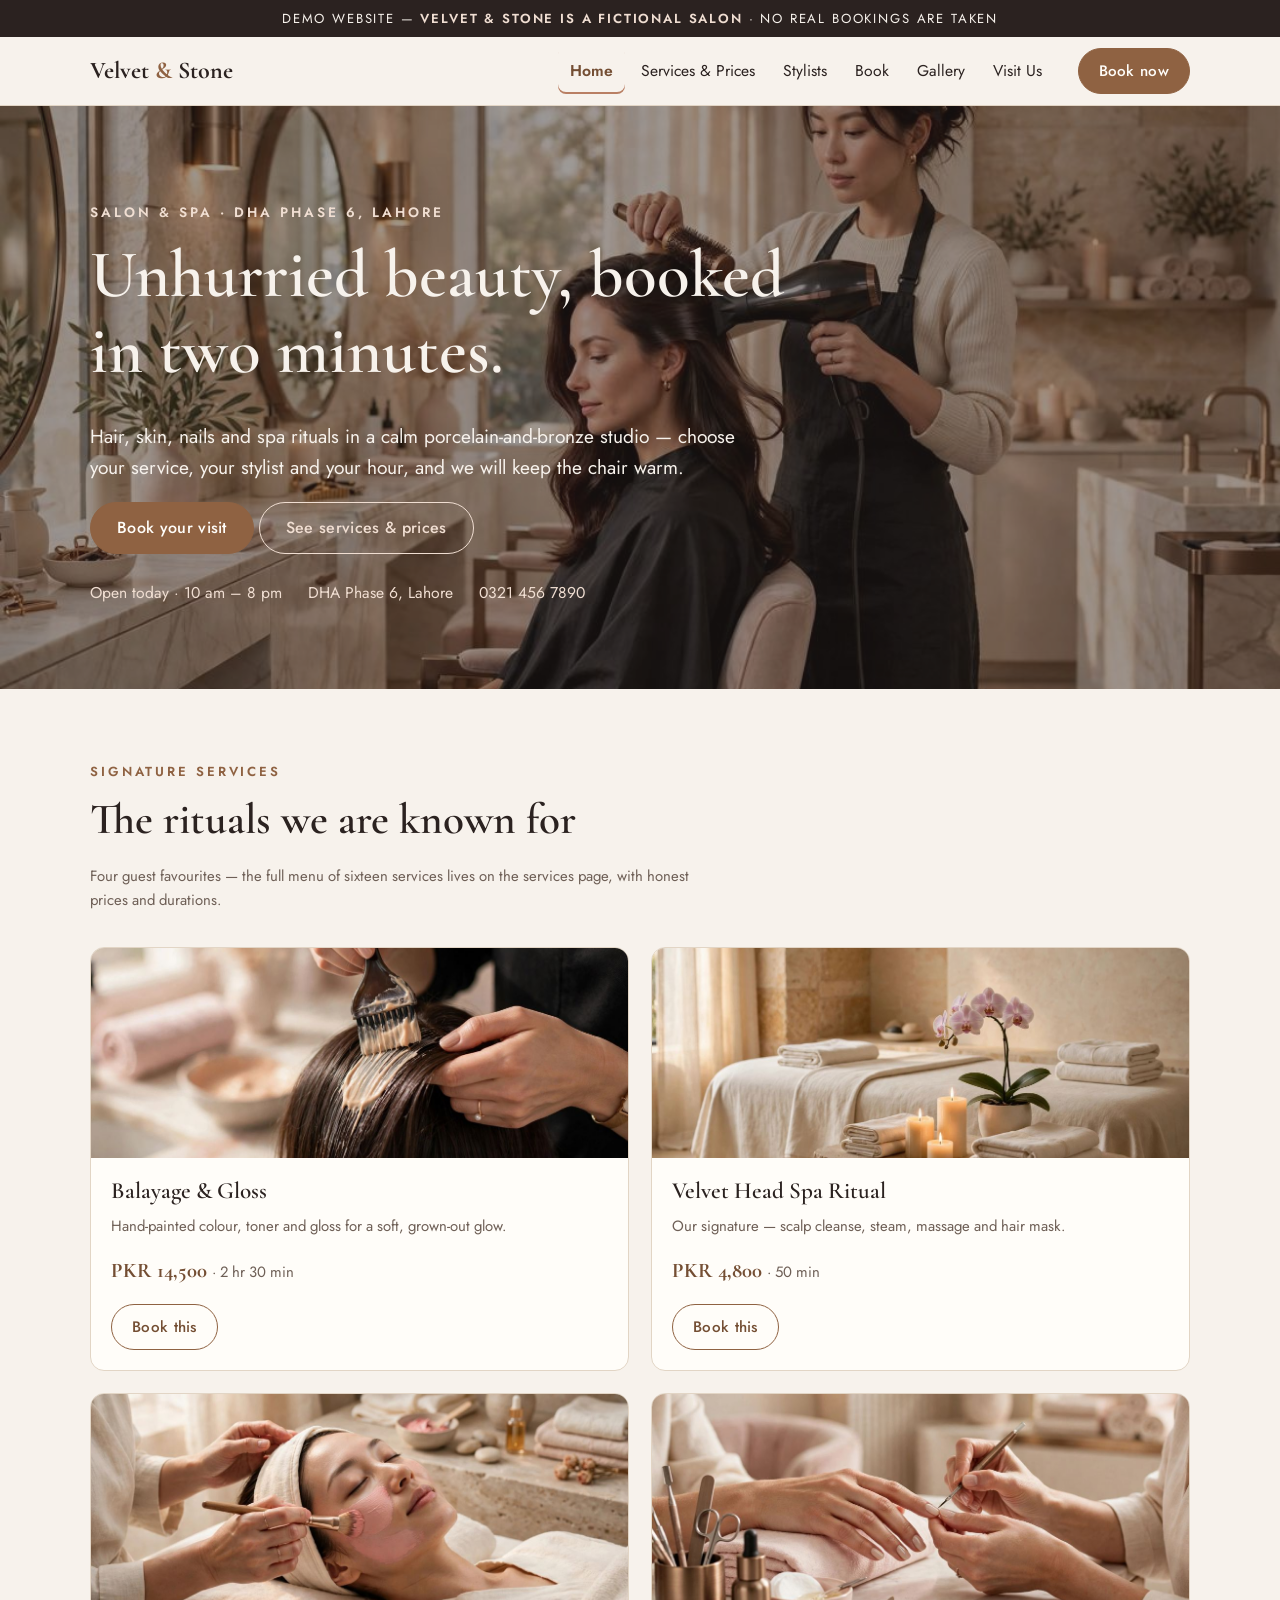
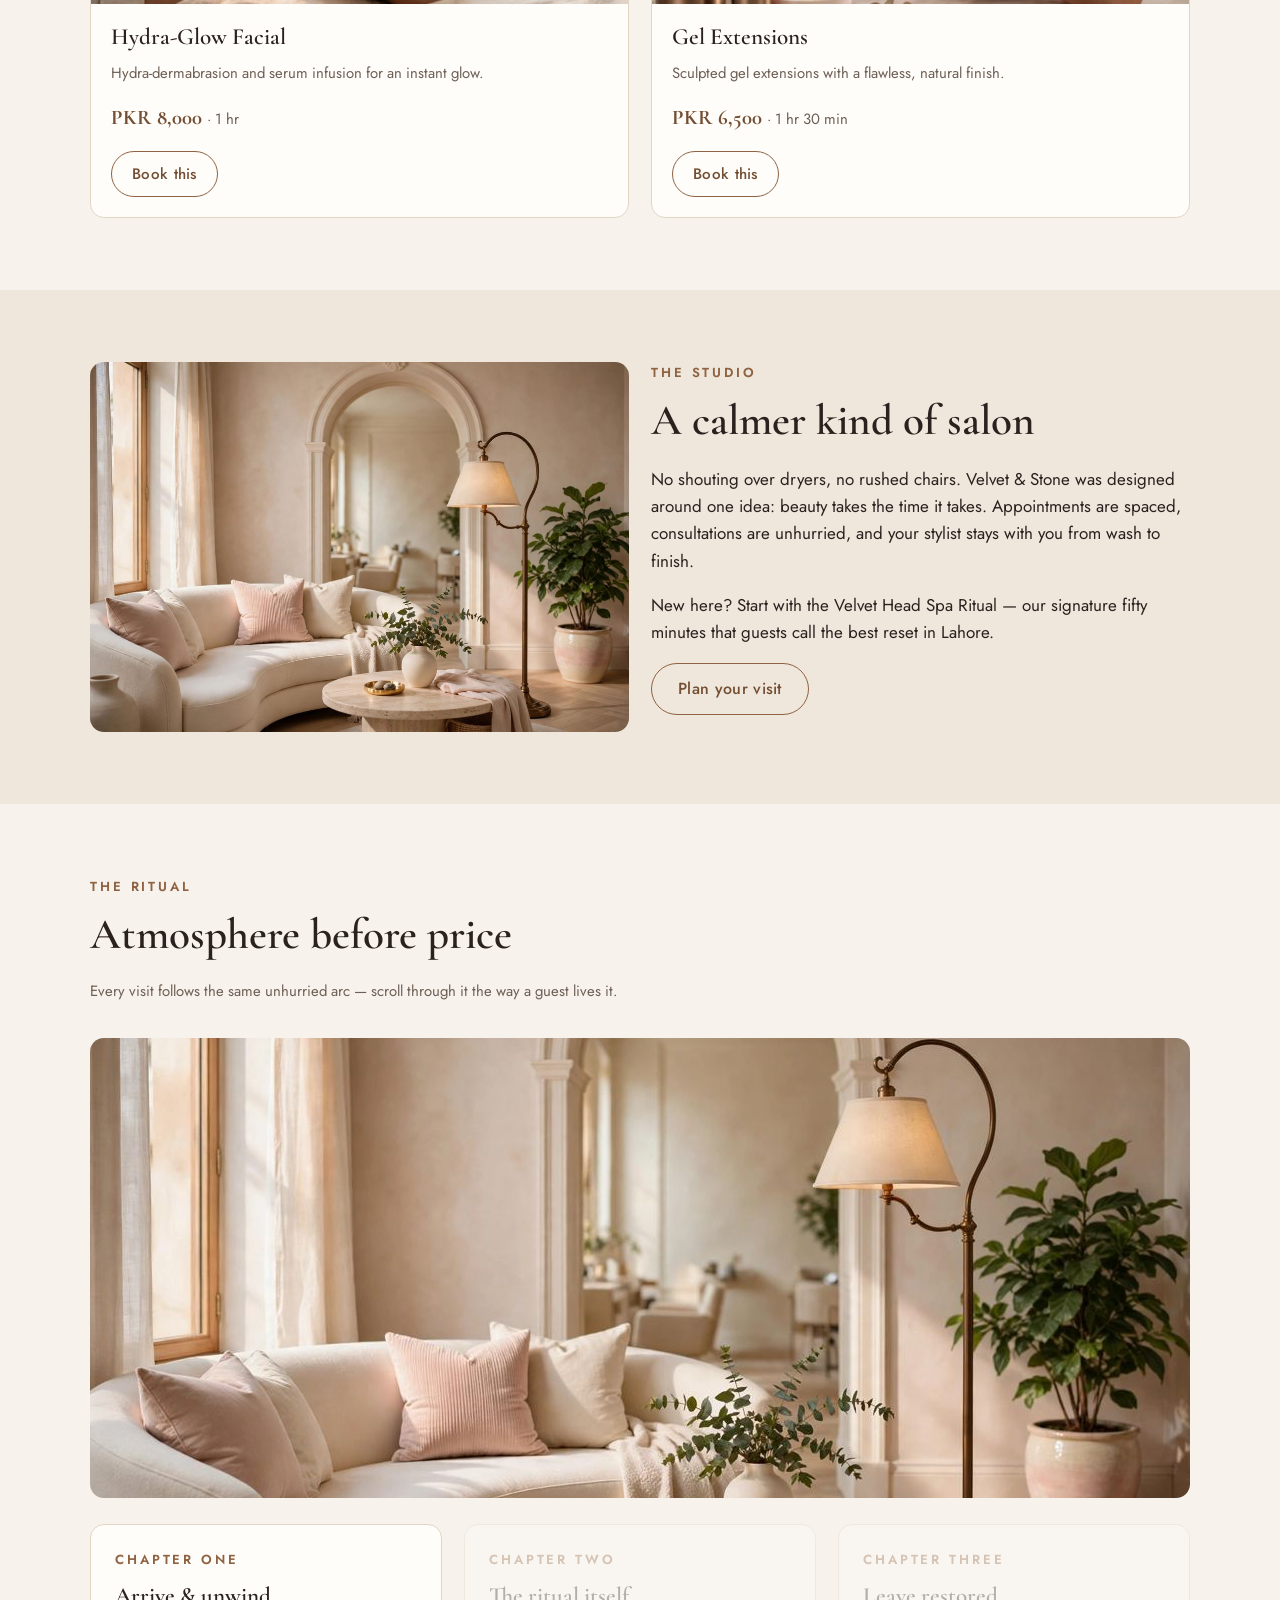
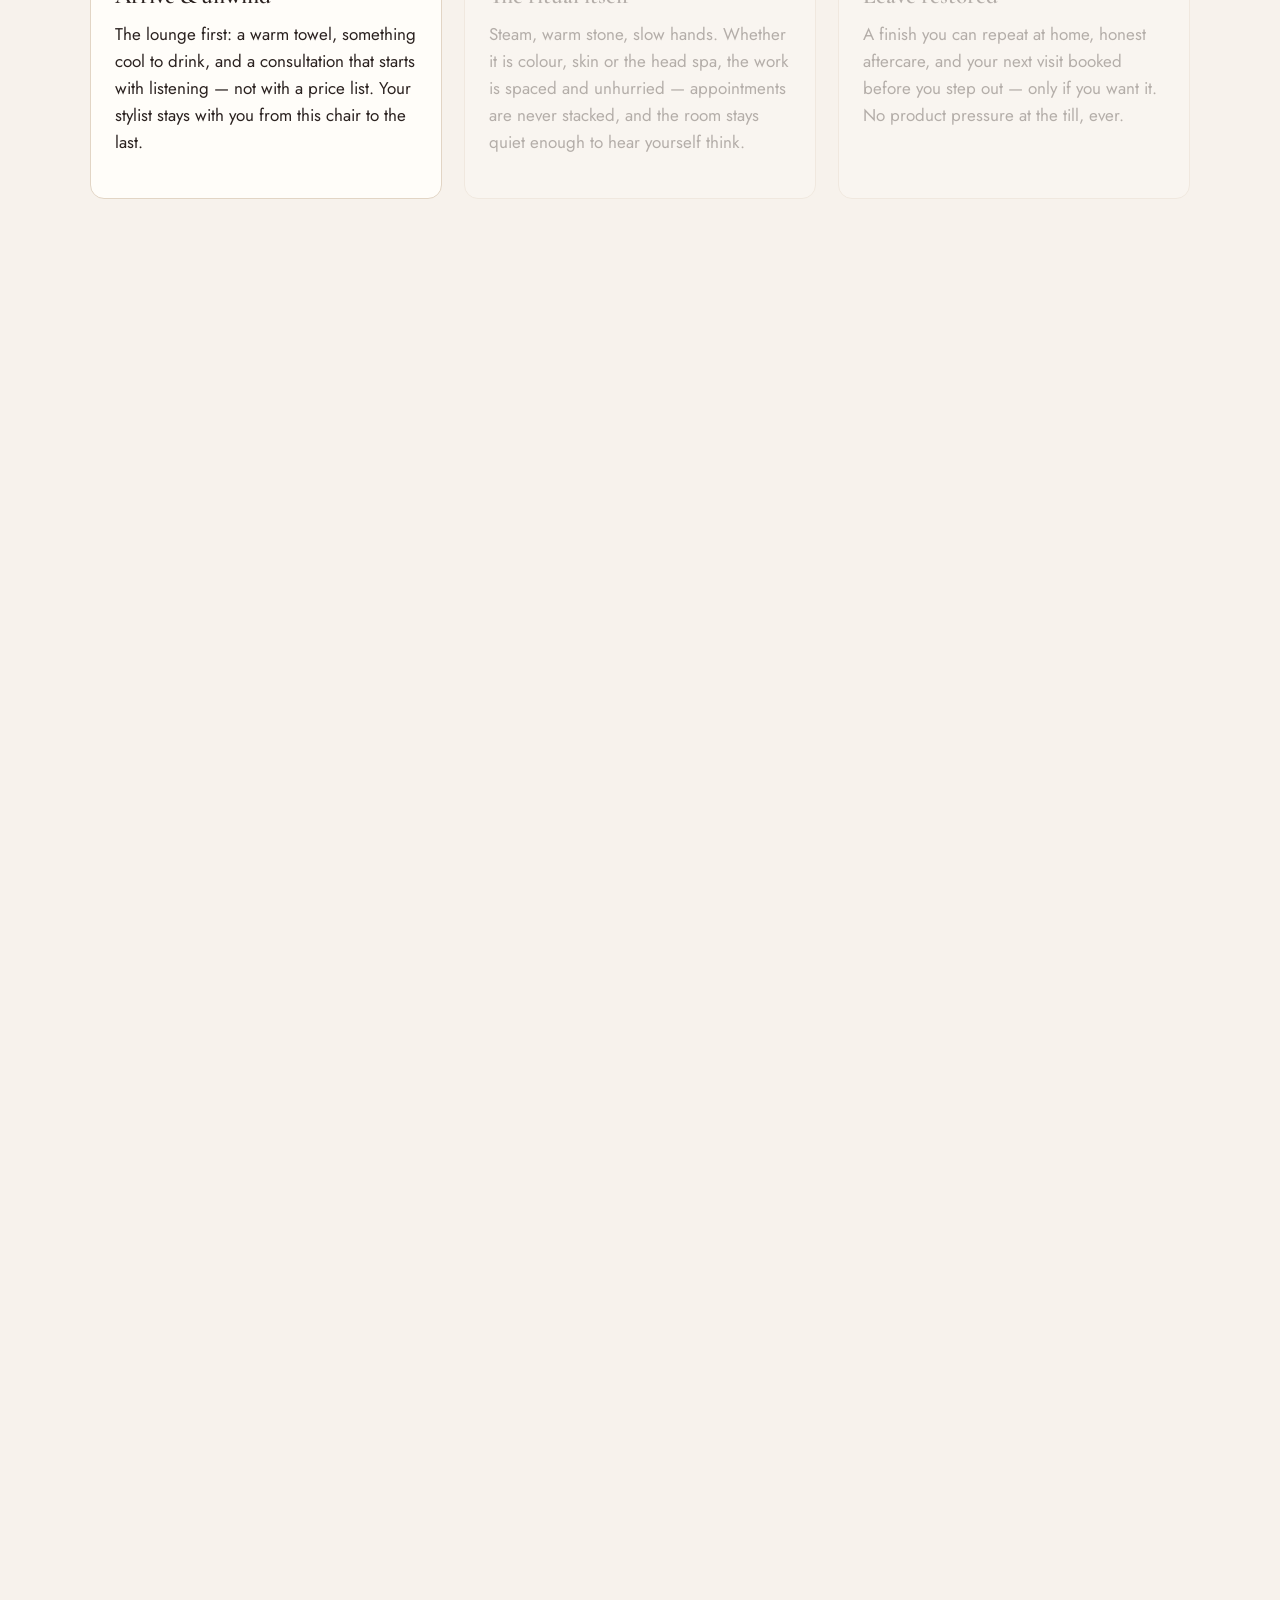
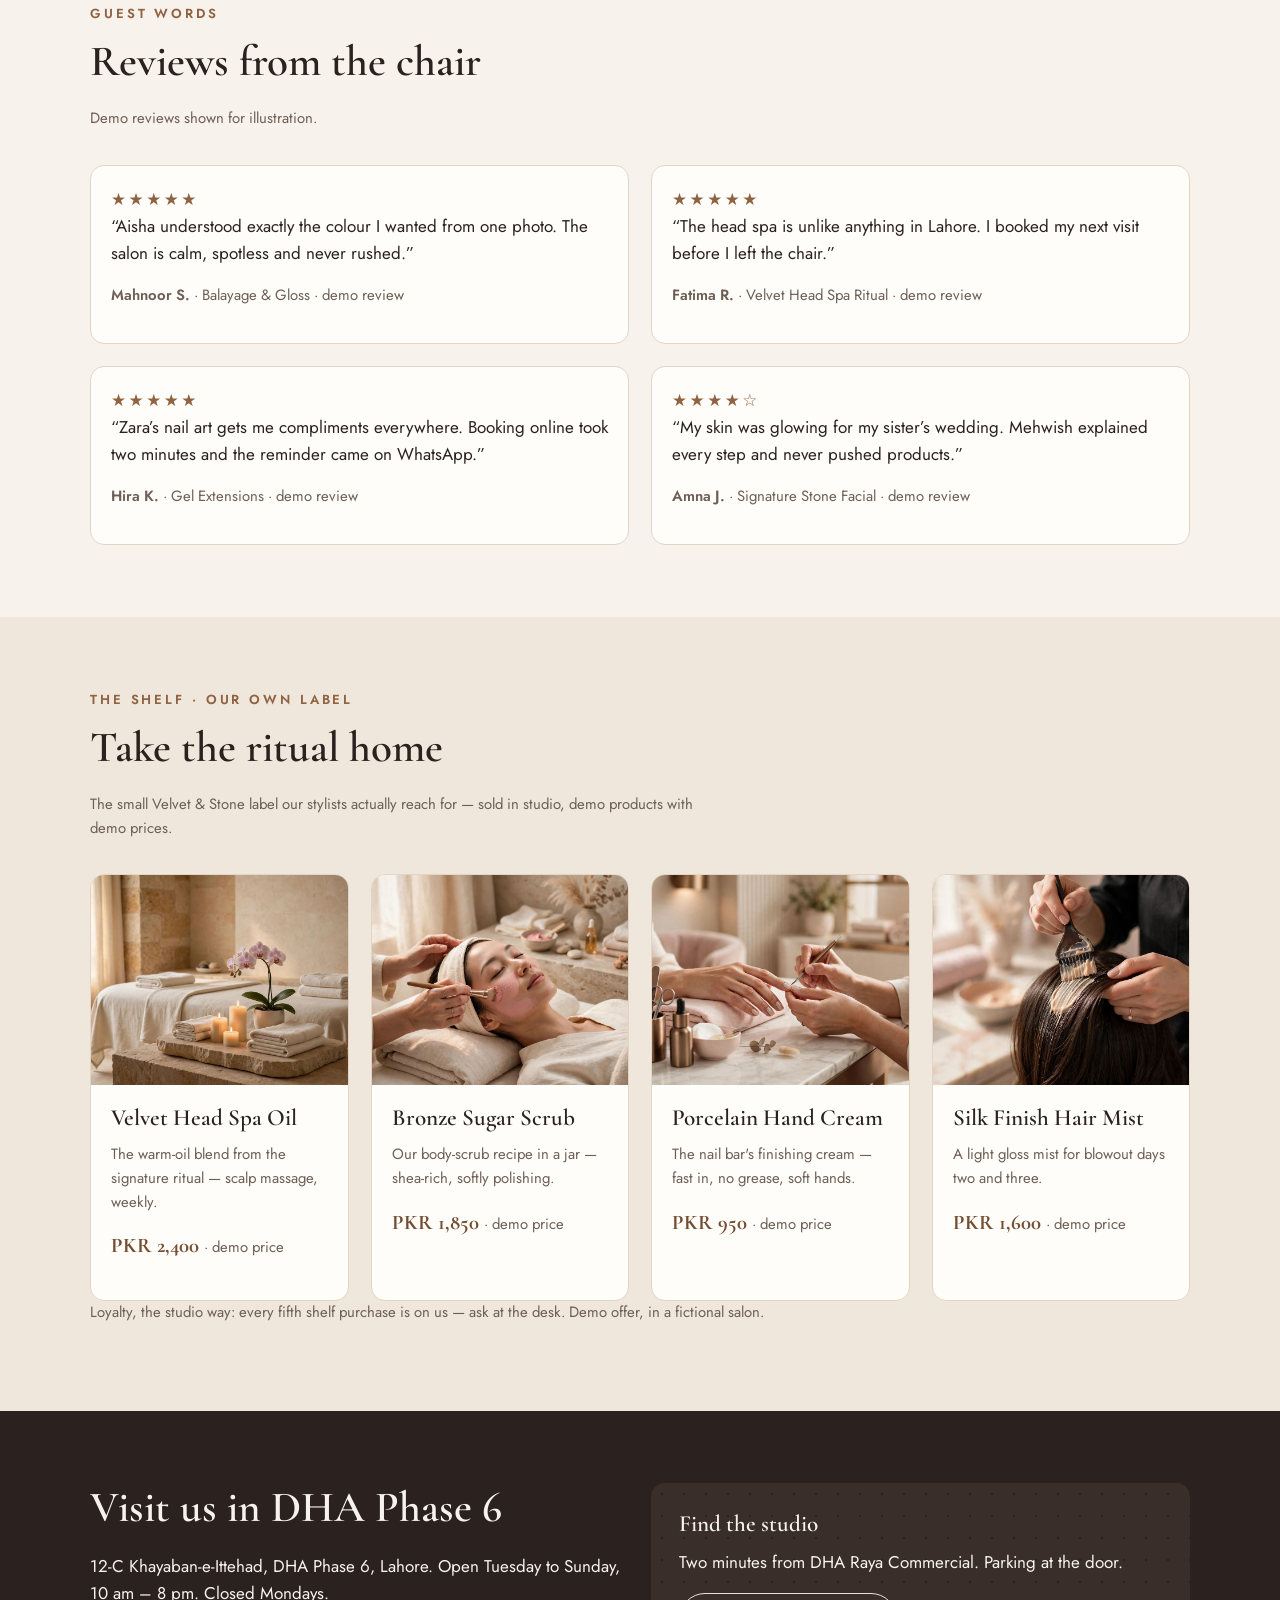
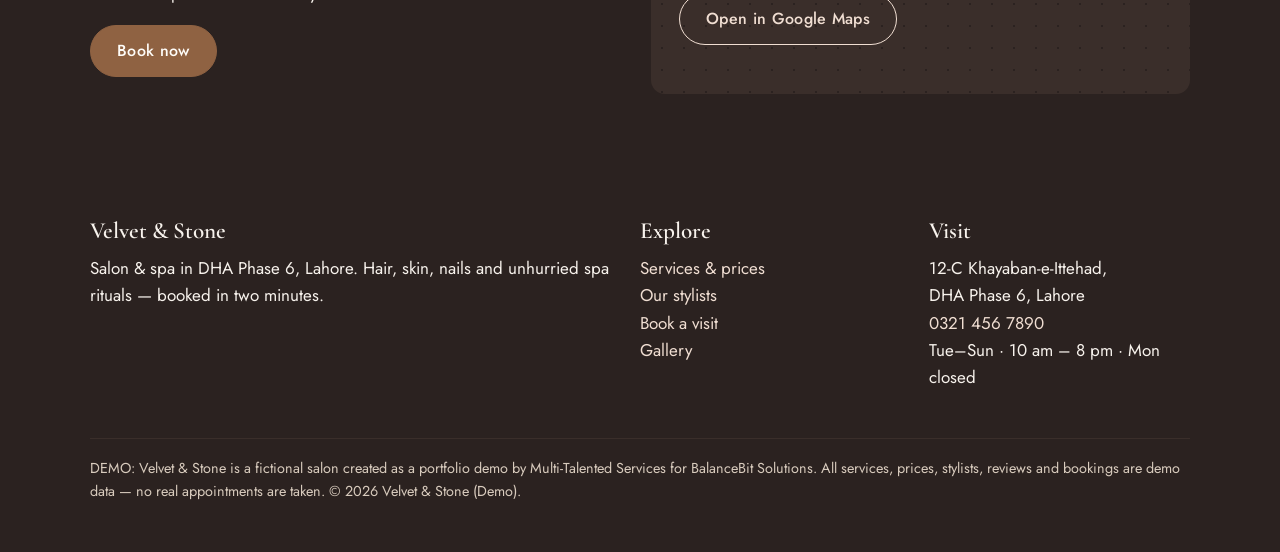
<file: index.html>
<!DOCTYPE html>
<html lang="en">
<head>
<meta charset="UTF-8">
<meta name="viewport" content="width=device-width, initial-scale=1.0">
<title>Velvet & Stone Salon & Spa (Demo) — Hair, Skin, Nails & Spa in DHA Lahore</title>
<meta name="description" content="Demo salon and spa website: services, stylists and a working online booking demo. Velvet & Stone, DHA Phase 6, Lahore.">


<link rel="stylesheet" href="assets/fonts/fonts.css">
<link rel="icon" href="assets/favicon.svg" type="image/svg+xml">
<link rel="stylesheet" href="css/style.css">
<script>document.documentElement.classList.add("js");</script>
<script type="application/ld+json">{"@context":"https://schema.org","@type":"HealthAndBeautyBusiness","name":"Velvet & Stone Salon & Spa (Demo)","description":"Fictional demo salon and spa in DHA Phase 6, Lahore — services, stylists and online booking demo.","address":{"@type":"PostalAddress","streetAddress":"12-C Khayaban-e-Ittehad, DHA Phase 6","addressLocality":"Lahore","addressCountry":"PK"},"telephone":"+92-321-4567890","openingHours":"Tu-Su 10:00-20:00","priceRange":"PKR 800 - PKR 14,500"}</script>
</head>
<body>
<a class="skip-link" href="#main">Skip to content</a>
<div class="ribbon">Demo website — <strong>Velvet &amp; Stone is a fictional salon</strong> · no real bookings are taken</div>
<header class="site-head">
  <div class="wrap">
    <a class="brand" href="index.html">Velvet <span>&amp;</span> Stone</a>
    <button class="nav-toggle" aria-label="Open menu" aria-expanded="false" aria-controls="mainNav">☰</button>
    <nav class="main-nav" id="mainNav" aria-label="Main"><ul><li><a href="index.html" aria-current="page">Home</a></li><li><a href="services.html">Services & Prices</a></li><li><a href="team.html">Stylists</a></li><li><a href="booking.html">Book</a></li><li><a href="gallery.html">Gallery</a></li><li><a href="visit.html">Visit Us</a></li></ul></nav>
    <a class="btn small head-cta" href="booking.html">Book now</a>
  </div>
</header>
<main id="main">

<section class="hero">
  <img class="hero-bg" src="assets/hero.jpg" alt="Stylist finishing a glossy blowout at the Velvet and Stone demo salon">
  <div class="wrap">
    <p class="eyebrow">Salon &amp; Spa · DHA Phase 6, Lahore</p>
    <h1>Unhurried beauty, booked in two minutes.</h1>
    <p class="lede">Hair, skin, nails and spa rituals in a calm porcelain-and-bronze studio — choose your service, your stylist and your hour, and we will keep the chair warm.</p>
    <p><a class="btn" href="booking.html">Book your visit</a> <a class="btn on-dark" href="services.html">See services &amp; prices</a></p>
    <div class="hero-facts"><span>Open today · 10 am – 8 pm</span><span>DHA Phase 6, Lahore</span><span>0321 456 7890</span></div>
  </div>
</section>
<section class="band">
  <div class="wrap">
    <div class="section-head reveal"><p class="eyebrow">Signature services</p><h2>The rituals we are known for</h2><p class="meta">Four guest favourites — the full menu of sixteen services lives on the services page, with honest prices and durations.</p></div>
    <div class="grid c2" id="featuredSvc"></div>
  </div>
</section>
<section class="band alt">
  <div class="wrap">
    <div class="grid c2">
      <div class="reveal"><img src="assets/lounge.jpg" alt="Calm reception lounge of the Velvet and Stone demo salon with cream sofa and arched doorway" class="fill"></div>
      <div class="reveal"><p class="eyebrow">The studio</p><h2>A calmer kind of salon</h2><p>No shouting over dryers, no rushed chairs. Velvet &amp; Stone was designed around one idea: beauty takes the time it takes. Appointments are spaced, consultations are unhurried, and your stylist stays with you from wash to finish.</p><p>New here? Start with the Velvet Head Spa Ritual — our signature fifty minutes that guests call the best reset in Lahore.</p><p><a class="btn ghost" href="visit.html">Plan your visit</a></p></div>
    </div>
  </div>
</section>
<section class="band ritual" id="ritual">
  <div class="wrap">
    <div class="section-head reveal"><p class="eyebrow">The ritual</p><h2>Atmosphere before price</h2><p class="meta">Every visit follows the same unhurried arc — scroll through it the way a guest lives it.</p></div>
    <div class="ritual-stage">
      <div class="ritual-media">
        <img src="assets/lounge.jpg" alt="The calm reception lounge where every Velvet and Stone visit begins" data-ritual-img>
        <img src="assets/spa.jpg" alt="The tranquil spa suite during the ritual's middle chapter" data-ritual-img>
        <img src="assets/hero.jpg" alt="A stylist's finishing touch at the end of the ritual" data-ritual-img>
      </div>
      <div class="ritual-steps">
        <article class="ritual-step" data-ritual-step><p class="eyebrow">Chapter one</p><h3>Arrive &amp; unwind</h3><p>The lounge first: a warm towel, something cool to drink, and a consultation that starts with listening — not with a price list. Your stylist stays with you from this chair to the last.</p></article>
        <article class="ritual-step" data-ritual-step><p class="eyebrow">Chapter two</p><h3>The ritual itself</h3><p>Steam, warm stone, slow hands. Whether it is colour, skin or the head spa, the work is spaced and unhurried — appointments are never stacked, and the room stays quiet enough to hear yourself think.</p></article>
        <article class="ritual-step" data-ritual-step><p class="eyebrow">Chapter three</p><h3>Leave restored</h3><p>A finish you can repeat at home, honest aftercare, and your next visit booked before you step out — only if you want it. No product pressure at the till, ever.</p></article>
      </div>
    </div>
  </div>
</section>
<section class="band">
  <div class="wrap">
    <div class="section-head reveal"><p class="eyebrow">Guest words</p><h2>Reviews from the chair</h2><p class="meta">Demo reviews shown for illustration.</p></div>
    <div class="grid c2" data-reviews></div>
  </div>
</section>
<section class="band alt">
  <div class="wrap">
    <div class="section-head reveal"><p class="eyebrow">The shelf · our own label</p><h2>Take the ritual home</h2><p class="meta">The small Velvet &amp; Stone label our stylists actually reach for — sold in studio, demo products with demo prices.</p></div>
    <div class="grid c4">
      <article class="card reveal"><img class="card-img" src="assets/spa.jpg" alt="Velvet Head Spa Oil from the salon's own demo label"><div class="card-body"><h3>Velvet Head Spa Oil</h3><p class="meta">The warm-oil blend from the signature ritual — scalp massage, weekly.</p><p><span class="price">PKR 2,400</span> <span class="meta">· demo price</span></p></div></article>
      <article class="card reveal"><img class="card-img" src="assets/facial.jpg" alt="Bronze Sugar Body Scrub from the salon's own demo label"><div class="card-body"><h3>Bronze Sugar Scrub</h3><p class="meta">Our body-scrub recipe in a jar — shea-rich, softly polishing.</p><p><span class="price">PKR 1,850</span> <span class="meta">· demo price</span></p></div></article>
      <article class="card reveal"><img class="card-img" src="assets/nails.jpg" alt="Cuticle and hand cream from the salon's own demo label"><div class="card-body"><h3>Porcelain Hand Cream</h3><p class="meta">The nail bar's finishing cream — fast in, no grease, soft hands.</p><p><span class="price">PKR 950</span> <span class="meta">· demo price</span></p></div></article>
      <article class="card reveal"><img class="card-img" src="assets/hair.jpg" alt="Silk Finish Hair Mist from the salon's own demo label"><div class="card-body"><h3>Silk Finish Hair Mist</h3><p class="meta">A light gloss mist for blowout days two and three.</p><p><span class="price">PKR 1,600</span> <span class="meta">· demo price</span></p></div></article>
    </div>
    <p class="meta reveal">Loyalty, the studio way: every fifth shelf purchase is on us — ask at the desk. Demo offer, in a fictional salon.</p>
  </div>
</section>
<section class="band dark">
  <div class="wrap">
    <div class="grid c2">
      <div class="reveal"><h2>Visit us in DHA Phase 6</h2><p>12-C Khayaban-e-Ittehad, DHA Phase 6, Lahore. Open Tuesday to Sunday, 10 am – 8 pm. Closed Mondays.</p><p><a class="btn" href="booking.html">Book now</a></p></div>
      <div class="map-panel reveal"><h3>Find the studio</h3><p>Two minutes from DHA Raya Commercial. Parking at the door.</p><p><a class="btn on-dark" href="https://www.google.com/maps/search/?api=1&amp;query=Khayaban-e-Ittehad+DHA+Phase+6+Lahore" target="_blank" rel="noopener">Open in Google Maps</a></p></div>
    </div>
  </div>
</section>

</main>
<footer class="site-foot">
  <div class="wrap">
    <div class="cols">
      <div><h3>Velvet &amp; Stone</h3><p>Salon &amp; spa in DHA Phase 6, Lahore. Hair, skin, nails and unhurried spa rituals — booked in two minutes.</p></div>
      <div><h3>Explore</h3><p><a href="services.html">Services &amp; prices</a><br><a href="team.html">Our stylists</a><br><a href="booking.html">Book a visit</a><br><a href="gallery.html">Gallery</a></p></div>
      <div><h3>Visit</h3><p>12-C Khayaban-e-Ittehad,<br>DHA Phase 6, Lahore<br><a href="tel:+923214567890">0321 456 7890</a><br>Tue–Sun · 10 am – 8 pm · Mon closed</p></div>
    </div>
    <p class="demo-note">DEMO: Velvet &amp; Stone is a fictional salon created as a portfolio demo by Multi-Talented Services for BalanceBit Solutions. All services, prices, stylists, reviews and bookings are demo data — no real appointments are taken. © <span id="year">2026</span> Velvet &amp; Stone (Demo).</p>
  </div>
</footer>
<script src="js/data.js"></script><script src="js/logic.js"></script><script src="js/render.js"></script><script src="js/main.js"></script>
<script defer src="assets/vendor/gsap.min.js"></script>
<script defer src="assets/vendor/ScrollTrigger.min.js"></script>
<script defer src="js/premium.js"></script>
</body>
</html>
</file>
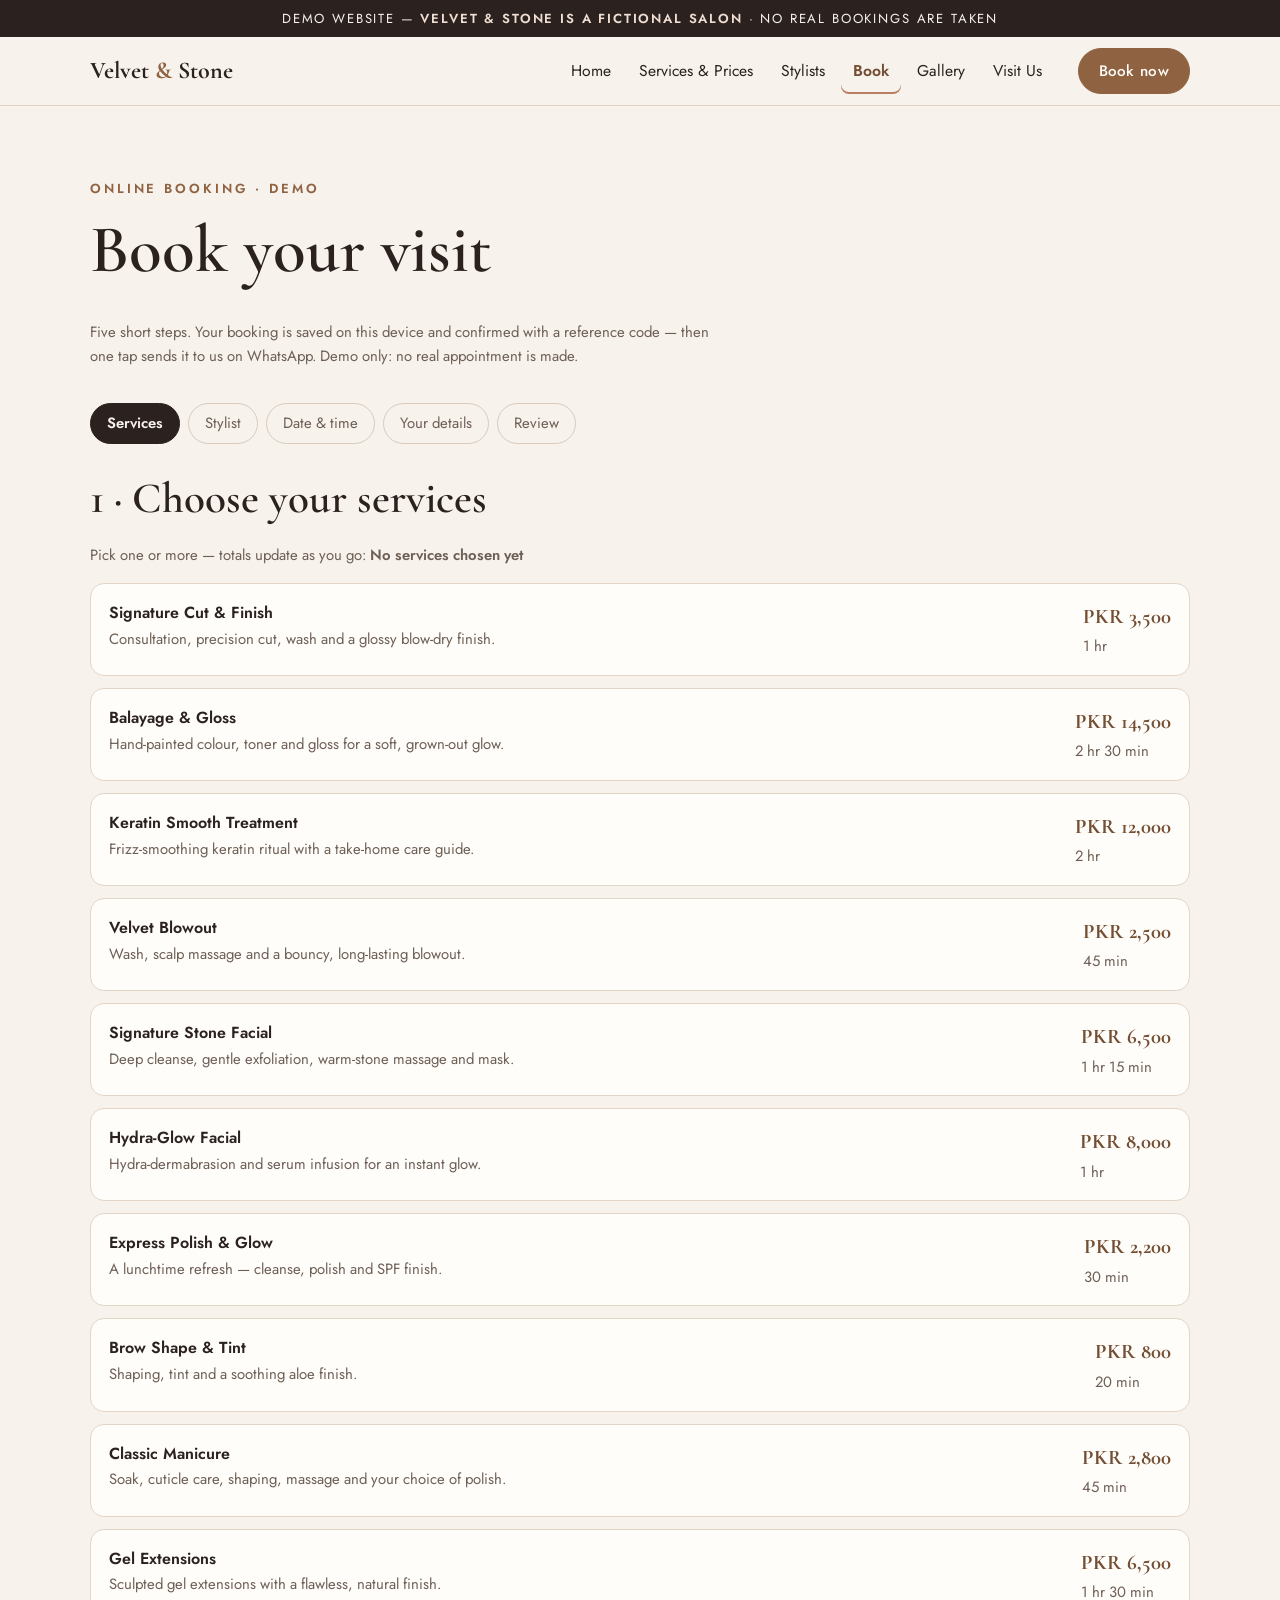
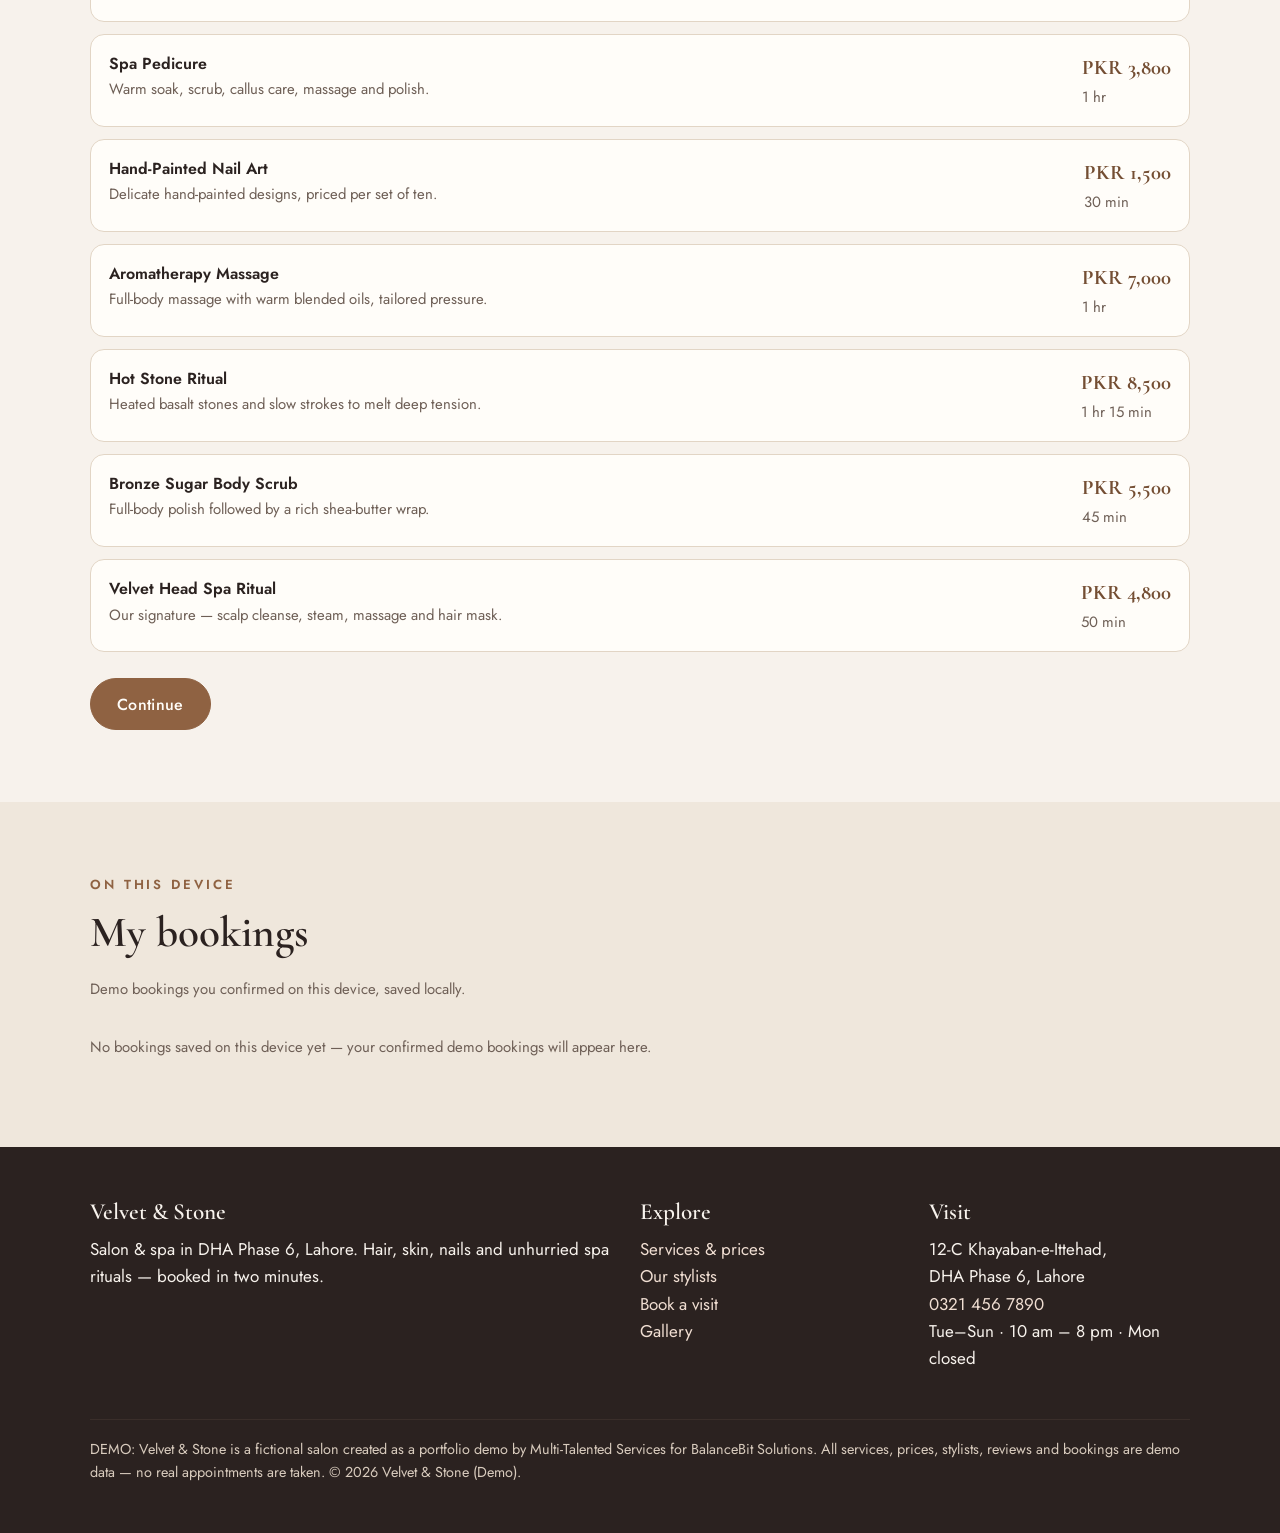
<file: booking.html>
<!DOCTYPE html>
<html lang="en">
<head>
<meta charset="UTF-8">
<meta name="viewport" content="width=device-width, initial-scale=1.0">
<title>Book a Visit (Demo) — Velvet & Stone Salon & Spa</title>
<meta name="description" content="Working multi-step booking demo: choose services, stylist, date and time slot, confirm and send on WhatsApp.">


<link rel="stylesheet" href="assets/fonts/fonts.css">
<link rel="icon" href="assets/favicon.svg" type="image/svg+xml">
<link rel="stylesheet" href="css/style.css">
<script>document.documentElement.classList.add("js");</script>

</head>
<body>
<a class="skip-link" href="#main">Skip to content</a>
<div class="ribbon">Demo website — <strong>Velvet &amp; Stone is a fictional salon</strong> · no real bookings are taken</div>
<header class="site-head">
  <div class="wrap">
    <a class="brand" href="index.html">Velvet <span>&amp;</span> Stone</a>
    <button class="nav-toggle" aria-label="Open menu" aria-expanded="false" aria-controls="mainNav">☰</button>
    <nav class="main-nav" id="mainNav" aria-label="Main"><ul><li><a href="index.html">Home</a></li><li><a href="services.html">Services & Prices</a></li><li><a href="team.html">Stylists</a></li><li><a href="booking.html" aria-current="page">Book</a></li><li><a href="gallery.html">Gallery</a></li><li><a href="visit.html">Visit Us</a></li></ul></nav>
    <a class="btn small head-cta" href="booking.html">Book now</a>
  </div>
</header>
<main id="main">

<section class="band">
  <div class="wrap">
    <div class="section-head reveal"><p class="eyebrow">Online booking · demo</p><h1 >Book your visit</h1><p class="meta">Five short steps. Your booking is saved on this device and confirmed with a reference code — then one tap sends it to us on WhatsApp. Demo only: no real appointment is made.</p></div>
    <div id="bookingApp">
      <ol class="steps"><li>Services</li><li>Stylist</li><li>Date &amp; time</li><li>Your details</li><li>Review</li></ol>
      <div class="form-err" id="formErr" role="alert"></div>

      <section class="step-panel" data-step="1">
        <h2>1 · Choose your services</h2>
        <p class="meta">Pick one or more — totals update as you go: <strong id="bkLiveTotal">No services chosen yet</strong></p>
        <div class="pick-list" id="bkServices"></div>
        <p class="err-note" id="err-services">Choose at least one service.</p>
        <div class="step-nav"><button class="btn" data-next>Continue</button></div>
      </section>

      <section class="step-panel" data-step="2">
        <h2>2 · Choose your stylist</h2>
        <p class="meta">Only stylists who cover every service you picked are shown.</p>
        <div class="pick-list" id="bkStylists"></div>
        <p class="err-note" id="err-stylist">Choose a stylist, or First Available.</p>
        <div class="step-nav"><button class="btn ghost" data-back>Back</button><button class="btn" data-next>Continue</button></div>
      </section>

      <section class="step-panel" data-step="3">
        <h2>3 · Date &amp; time</h2>
        <div class="field" id="field-date"><label for="bkDate">Date (closed Mondays)</label><input type="date" id="bkDate"><p class="err" id="err-date"></p></div>
        <p><strong>Available times</strong></p>
        <div class="slots" id="bkSlots"></div>
        <p class="err-note" id="err-time">Choose a time slot.</p>
        <div class="step-nav"><button class="btn ghost" data-back>Back</button><button class="btn" data-next>Continue</button></div>
      </section>

      <section class="step-panel" data-step="4">
        <h2>4 · Your details</h2>
        <div class="field" id="field-name"><label for="bkName">Full name</label><input type="text" id="bkName" autocomplete="name" placeholder="e.g. Ayesha Malik"><p class="err" id="err-name"></p></div>
        <div class="field" id="field-phone"><label for="bkPhone">Mobile number</label><input type="tel" id="bkPhone" autocomplete="tel" placeholder="e.g. 0321 4567890"><p class="err" id="err-phone"></p></div>
        <div class="step-nav"><button class="btn ghost" data-back>Back</button><button class="btn" data-next>Review booking</button></div>
      </section>

      <section class="step-panel" data-step="5">
        <h2>5 · Review &amp; confirm</h2>
        <div class="summary" id="bkSummary"></div>
        <div class="step-nav"><button class="btn ghost" data-back>Back</button><button class="btn" id="confirmBtn">Confirm booking (demo)</button></div>
      </section>

      <section class="step-panel" data-step="6">
        <div class="confirm-box">
          <p class="eyebrow">Demo booking confirmed</p>
          <p class="ref" id="c-ref">VS-DEMO-0000</p>
          <div class="summary" id="c-summary" ></div>
          <p>One last step: send your booking to the salon on WhatsApp so the team can hold your chair.</p>
          <p><a class="btn" id="waBtn" href="#" target="_blank" rel="noopener">Confirm on WhatsApp</a></p>
          <p><a class="btn ghost" href="booking.html">Make another booking</a></p>
        </div>
      </section>
    </div>
  </div>
</section>
<section class="band alt">
  <div class="wrap">
    <div class="section-head reveal"><p class="eyebrow">On this device</p><h2>My bookings</h2><p class="meta">Demo bookings you confirmed on this device, saved locally.</p></div>
    <div class="pick-list" id="myBookings"></div>
  </div>
</section>

</main>
<footer class="site-foot">
  <div class="wrap">
    <div class="cols">
      <div><h3>Velvet &amp; Stone</h3><p>Salon &amp; spa in DHA Phase 6, Lahore. Hair, skin, nails and unhurried spa rituals — booked in two minutes.</p></div>
      <div><h3>Explore</h3><p><a href="services.html">Services &amp; prices</a><br><a href="team.html">Our stylists</a><br><a href="booking.html">Book a visit</a><br><a href="gallery.html">Gallery</a></p></div>
      <div><h3>Visit</h3><p>12-C Khayaban-e-Ittehad,<br>DHA Phase 6, Lahore<br><a href="tel:+923214567890">0321 456 7890</a><br>Tue–Sun · 10 am – 8 pm · Mon closed</p></div>
    </div>
    <p class="demo-note">DEMO: Velvet &amp; Stone is a fictional salon created as a portfolio demo by Multi-Talented Services for BalanceBit Solutions. All services, prices, stylists, reviews and bookings are demo data — no real appointments are taken. © <span id="year">2026</span> Velvet &amp; Stone (Demo).</p>
  </div>
</footer>
<script src="js/data.js"></script><script src="js/logic.js"></script><script src="js/render.js"></script><script src="js/main.js"></script><script src="js/booking.js"></script>
</body>
</html>
</file>
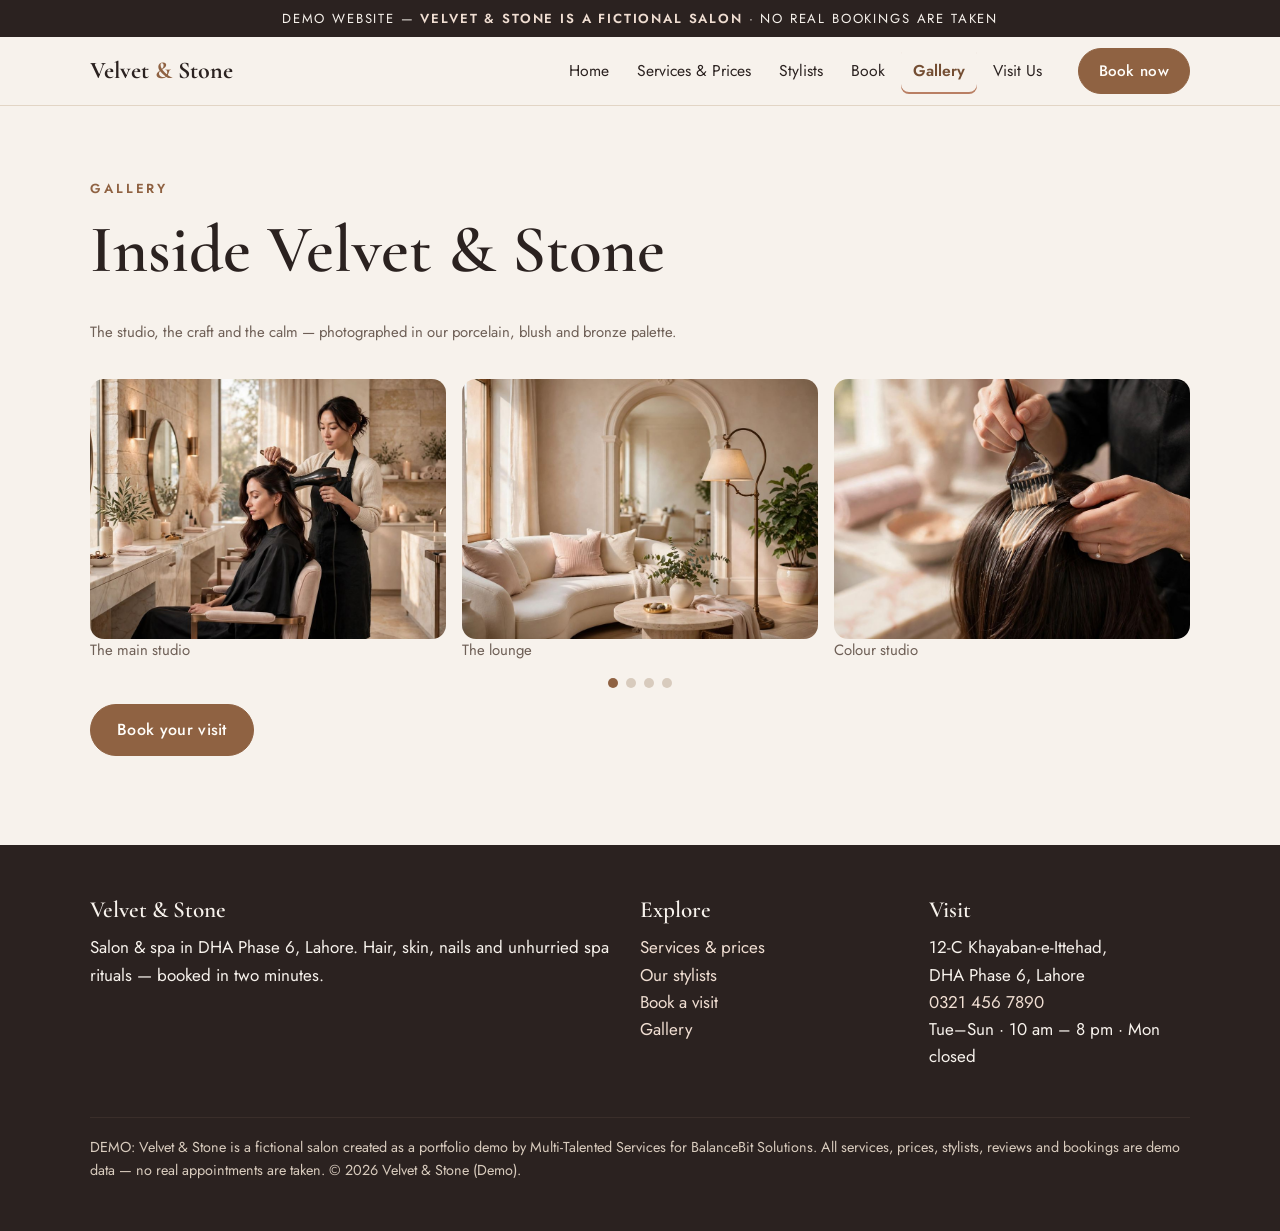
<file: gallery.html>
<!DOCTYPE html>
<html lang="en">
<head>
<meta charset="UTF-8">
<meta name="viewport" content="width=device-width, initial-scale=1.0">
<title>Gallery (Demo) — Velvet & Stone Salon & Spa</title>
<meta name="description" content="Inside the demo studio: main studio, lounge, colour studio, skin room, nail bar and spa suite.">


<link rel="stylesheet" href="assets/fonts/fonts.css">
<link rel="icon" href="assets/favicon.svg" type="image/svg+xml">
<link rel="stylesheet" href="css/style.css">
<link rel="stylesheet" href="assets/vendor/swiper-bundle.min.css">
<script>document.documentElement.classList.add("js");</script>

</head>
<body>
<a class="skip-link" href="#main">Skip to content</a>
<div class="ribbon">Demo website — <strong>Velvet &amp; Stone is a fictional salon</strong> · no real bookings are taken</div>
<header class="site-head">
  <div class="wrap">
    <a class="brand" href="index.html">Velvet <span>&amp;</span> Stone</a>
    <button class="nav-toggle" aria-label="Open menu" aria-expanded="false" aria-controls="mainNav">☰</button>
    <nav class="main-nav" id="mainNav" aria-label="Main"><ul><li><a href="index.html">Home</a></li><li><a href="services.html">Services & Prices</a></li><li><a href="team.html">Stylists</a></li><li><a href="booking.html">Book</a></li><li><a href="gallery.html" aria-current="page">Gallery</a></li><li><a href="visit.html">Visit Us</a></li></ul></nav>
    <a class="btn small head-cta" href="booking.html">Book now</a>
  </div>
</header>
<main id="main">

<section class="band">
  <div class="wrap">
    <div class="section-head reveal"><p class="eyebrow">Gallery</p><h1 >Inside Velvet &amp; Stone</h1><p class="meta">The studio, the craft and the calm — photographed in our porcelain, blush and bronze palette.</p></div>
    <div class="gallery-grid">
      <figure class="reveal"><img src="assets/hero.jpg" alt="Stylist finishing a glossy blowout in the main studio"><figcaption class="meta">The main studio</figcaption></figure>
      <figure class="reveal"><img src="assets/lounge.jpg" alt="Reception lounge with cream sofa and arched doorway"><figcaption class="meta">The lounge</figcaption></figure>
      <figure class="reveal"><img src="assets/hair.jpg" alt="Hair colour treatment being applied by a stylist"><figcaption class="meta">Colour studio</figcaption></figure>
      <figure class="reveal"><img src="assets/facial.jpg" alt="Client relaxing during a facial treatment"><figcaption class="meta">Skin room</figcaption></figure>
      <figure class="reveal"><img src="assets/nails.jpg" alt="Manicure in progress at the marble nail table"><figcaption class="meta">Nail bar</figcaption></figure>
      <figure class="reveal"><img src="assets/spa.jpg" alt="Tranquil spa room with towels, orchid and candles"><figcaption class="meta">Spa suite</figcaption></figure>
    </div>
    <p ><a class="btn" href="booking.html">Book your visit</a></p>
  </div>
</section>

</main>
<footer class="site-foot">
  <div class="wrap">
    <div class="cols">
      <div><h3>Velvet &amp; Stone</h3><p>Salon &amp; spa in DHA Phase 6, Lahore. Hair, skin, nails and unhurried spa rituals — booked in two minutes.</p></div>
      <div><h3>Explore</h3><p><a href="services.html">Services &amp; prices</a><br><a href="team.html">Our stylists</a><br><a href="booking.html">Book a visit</a><br><a href="gallery.html">Gallery</a></p></div>
      <div><h3>Visit</h3><p>12-C Khayaban-e-Ittehad,<br>DHA Phase 6, Lahore<br><a href="tel:+923214567890">0321 456 7890</a><br>Tue–Sun · 10 am – 8 pm · Mon closed</p></div>
    </div>
    <p class="demo-note">DEMO: Velvet &amp; Stone is a fictional salon created as a portfolio demo by Multi-Talented Services for BalanceBit Solutions. All services, prices, stylists, reviews and bookings are demo data — no real appointments are taken. © <span id="year">2026</span> Velvet &amp; Stone (Demo).</p>
  </div>
</footer>
<script src="js/data.js"></script><script src="js/logic.js"></script><script src="js/render.js"></script><script src="js/main.js"></script>
<script defer src="assets/vendor/swiper-bundle.min.js"></script>
<script defer src="js/swiper-init.js"></script>
</body>
</html>
</file>
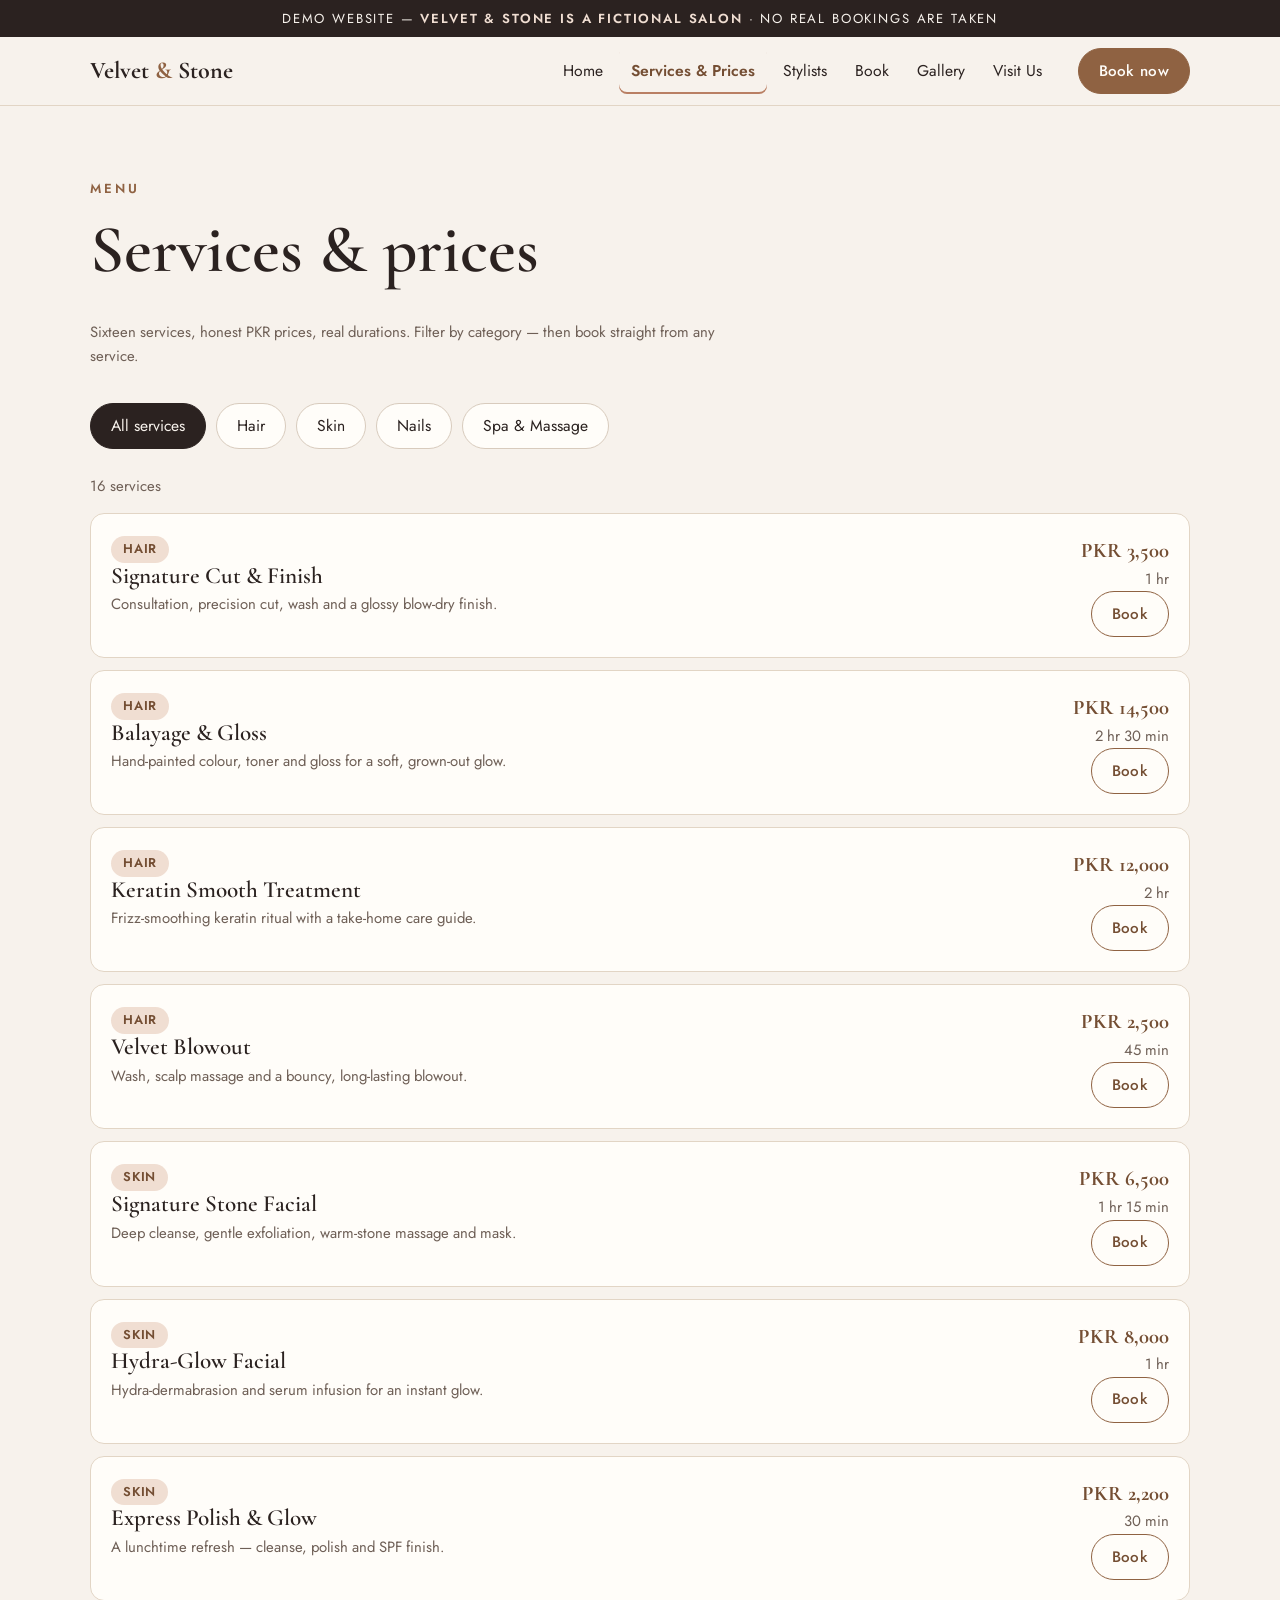
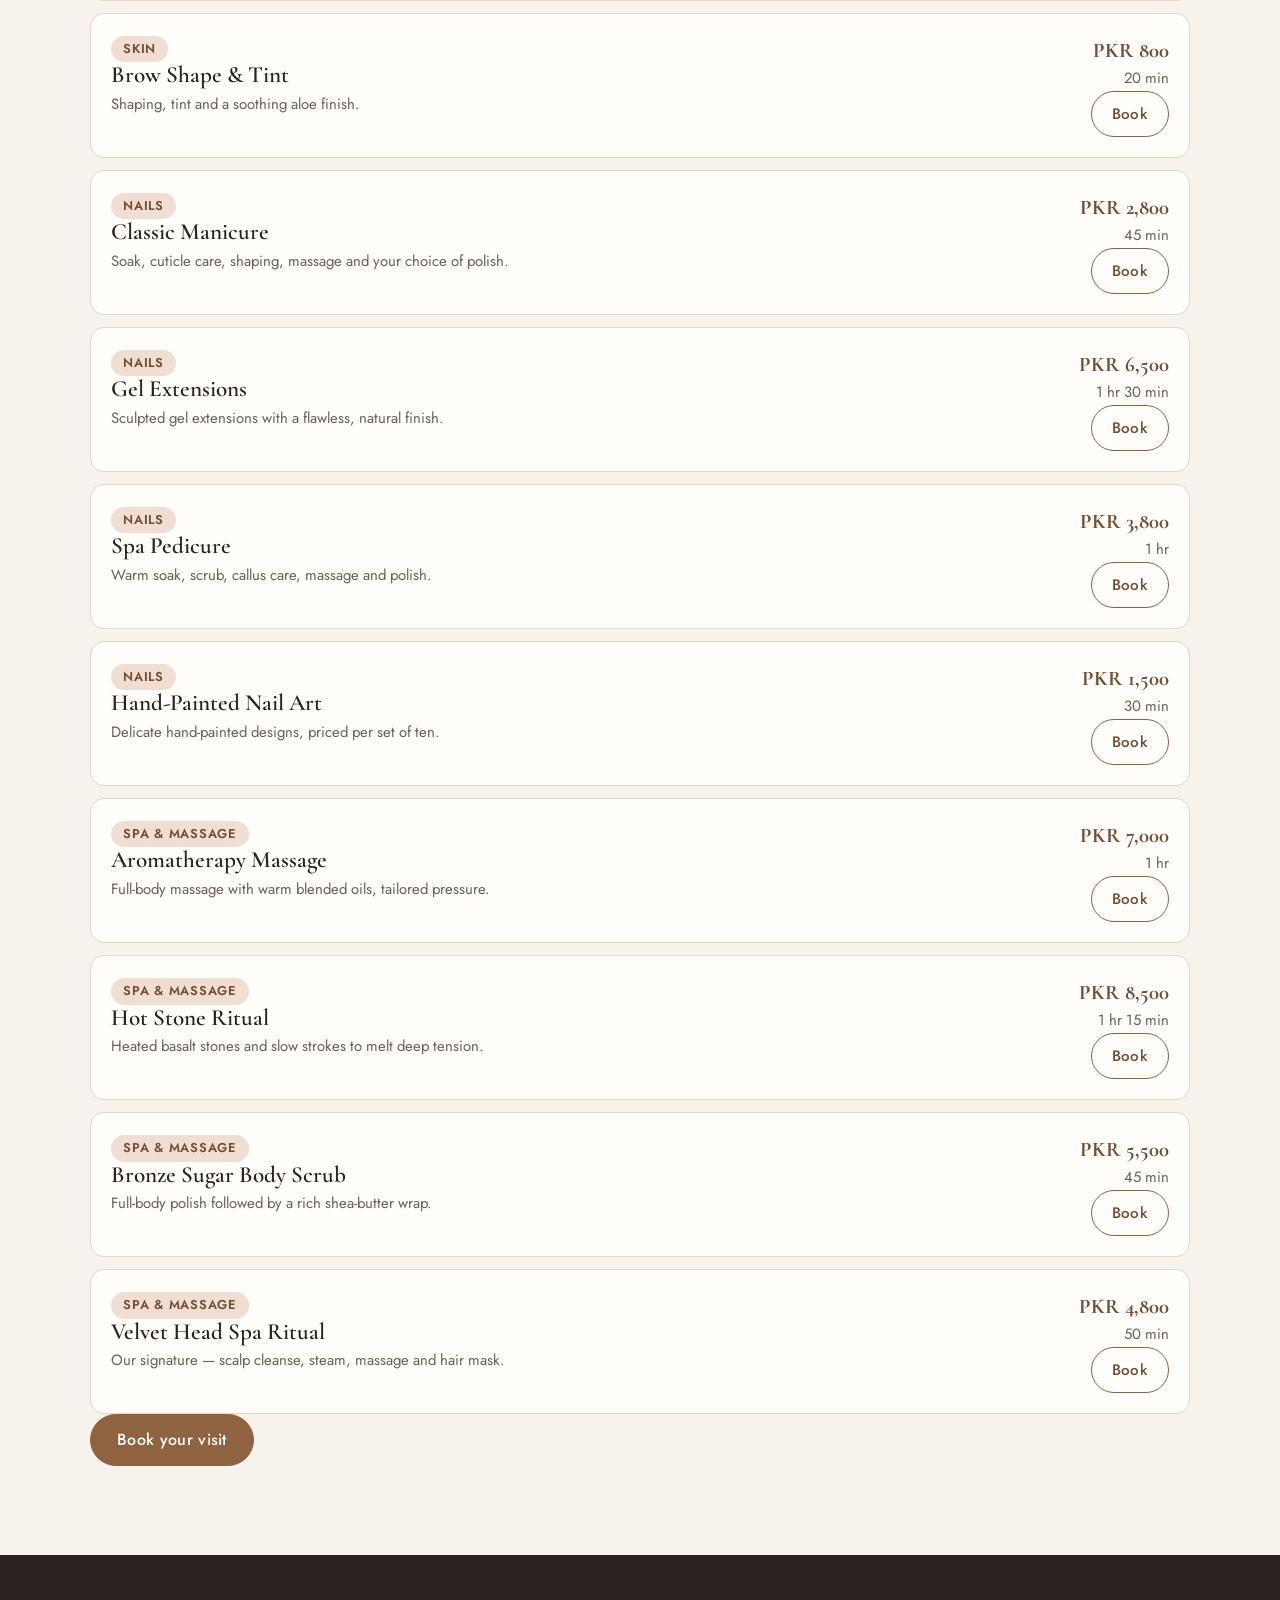
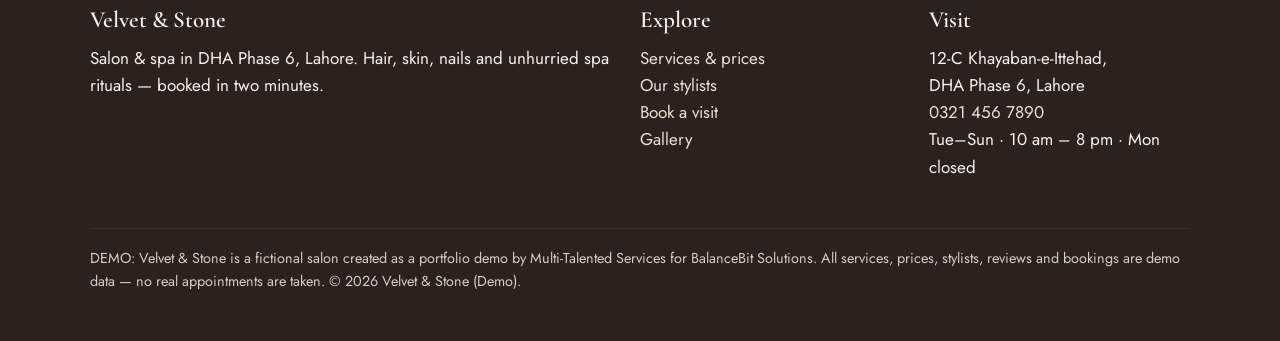
<file: services.html>
<!DOCTYPE html>
<html lang="en">
<head>
<meta charset="UTF-8">
<meta name="viewport" content="width=device-width, initial-scale=1.0">
<title>Services & Prices (Demo) — Velvet & Stone Salon & Spa</title>
<meta name="description" content="Sixteen demo salon services with PKR prices and durations: hair, skin, nails and spa. Filter by category and book online.">


<link rel="stylesheet" href="assets/fonts/fonts.css">
<link rel="icon" href="assets/favicon.svg" type="image/svg+xml">
<link rel="stylesheet" href="css/style.css">
<script>document.documentElement.classList.add("js");</script>

</head>
<body>
<a class="skip-link" href="#main">Skip to content</a>
<div class="ribbon">Demo website — <strong>Velvet &amp; Stone is a fictional salon</strong> · no real bookings are taken</div>
<header class="site-head">
  <div class="wrap">
    <a class="brand" href="index.html">Velvet <span>&amp;</span> Stone</a>
    <button class="nav-toggle" aria-label="Open menu" aria-expanded="false" aria-controls="mainNav">☰</button>
    <nav class="main-nav" id="mainNav" aria-label="Main"><ul><li><a href="index.html">Home</a></li><li><a href="services.html" aria-current="page">Services & Prices</a></li><li><a href="team.html">Stylists</a></li><li><a href="booking.html">Book</a></li><li><a href="gallery.html">Gallery</a></li><li><a href="visit.html">Visit Us</a></li></ul></nav>
    <a class="btn small head-cta" href="booking.html">Book now</a>
  </div>
</header>
<main id="main">

<section class="band">
  <div class="wrap">
    <div class="section-head reveal"><p class="eyebrow">Menu</p><h1 >Services &amp; prices</h1><p class="meta">Sixteen services, honest PKR prices, real durations. Filter by category — then book straight from any service.</p></div>
    <div class="chips" role="group" aria-label="Filter services by category">
      <button class="chip" data-cat="all" aria-pressed="true">All services</button>
      <button class="chip" data-cat="hair" aria-pressed="false">Hair</button>
      <button class="chip" data-cat="skin" aria-pressed="false">Skin</button>
      <button class="chip" data-cat="nails" aria-pressed="false">Nails</button>
      <button class="chip" data-cat="spa" aria-pressed="false">Spa &amp; Massage</button>
    </div>
    <p class="meta" id="svcCount" aria-live="polite"></p>
    <div class="pick-list" id="svcList"></div>
    <p ><a class="btn" href="booking.html">Book your visit</a></p>
  </div>
</section>

</main>
<footer class="site-foot">
  <div class="wrap">
    <div class="cols">
      <div><h3>Velvet &amp; Stone</h3><p>Salon &amp; spa in DHA Phase 6, Lahore. Hair, skin, nails and unhurried spa rituals — booked in two minutes.</p></div>
      <div><h3>Explore</h3><p><a href="services.html">Services &amp; prices</a><br><a href="team.html">Our stylists</a><br><a href="booking.html">Book a visit</a><br><a href="gallery.html">Gallery</a></p></div>
      <div><h3>Visit</h3><p>12-C Khayaban-e-Ittehad,<br>DHA Phase 6, Lahore<br><a href="tel:+923214567890">0321 456 7890</a><br>Tue–Sun · 10 am – 8 pm · Mon closed</p></div>
    </div>
    <p class="demo-note">DEMO: Velvet &amp; Stone is a fictional salon created as a portfolio demo by Multi-Talented Services for BalanceBit Solutions. All services, prices, stylists, reviews and bookings are demo data — no real appointments are taken. © <span id="year">2026</span> Velvet &amp; Stone (Demo).</p>
  </div>
</footer>
<script src="js/data.js"></script><script src="js/logic.js"></script><script src="js/render.js"></script><script src="js/main.js"></script>
</body>
</html>
</file>
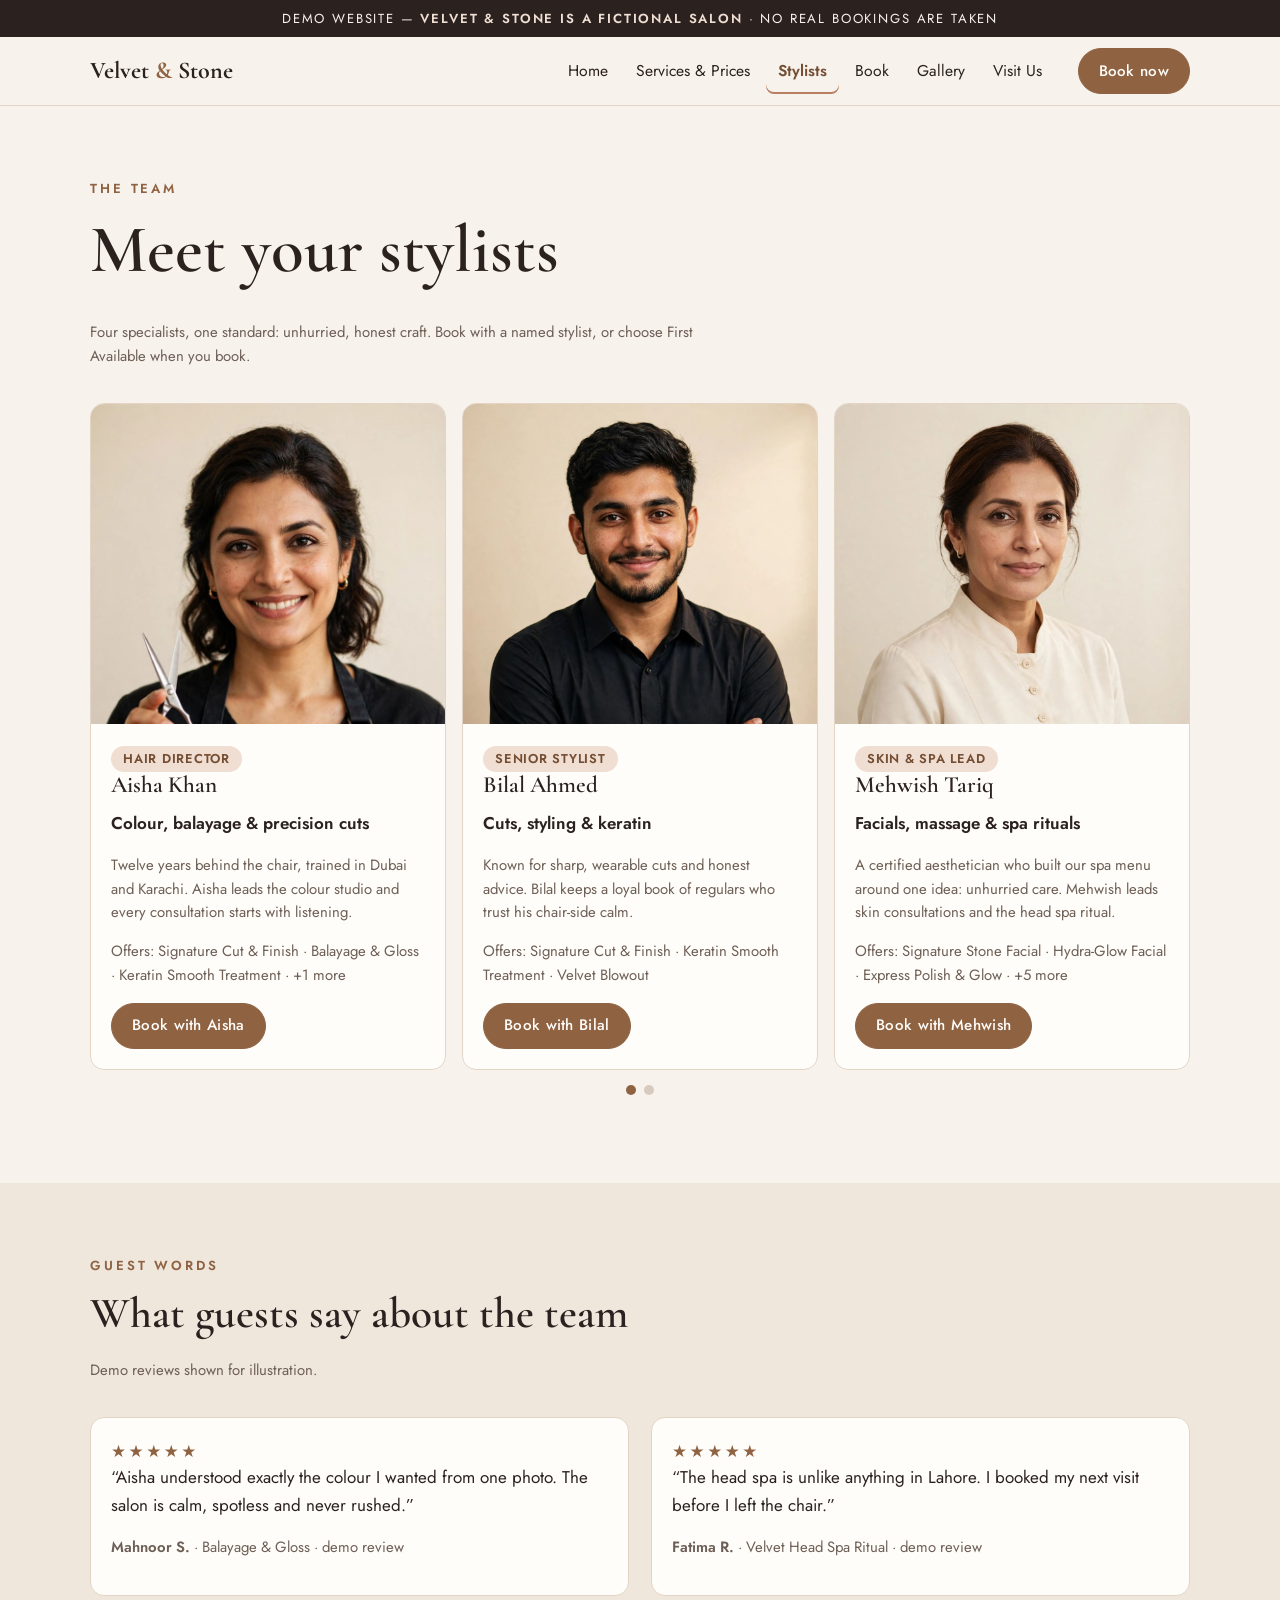
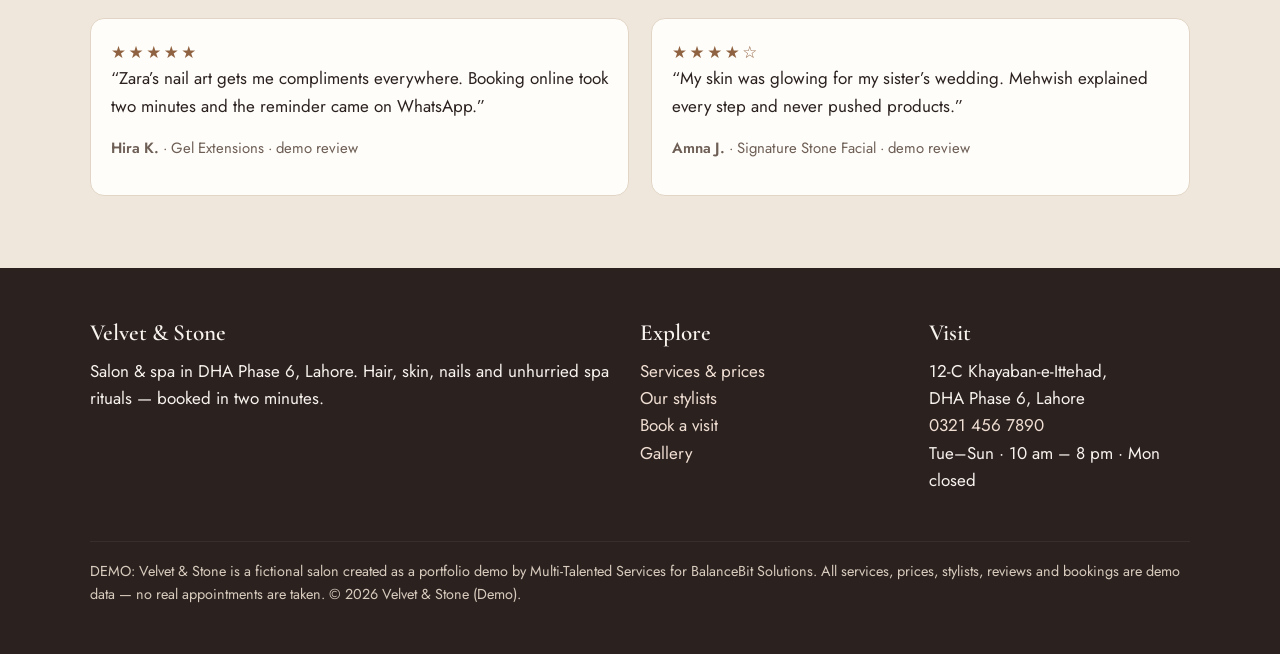
<file: team.html>
<!DOCTYPE html>
<html lang="en">
<head>
<meta charset="UTF-8">
<meta name="viewport" content="width=device-width, initial-scale=1.0">
<title>Our Stylists (Demo) — Velvet & Stone Salon & Spa</title>
<meta name="description" content="Meet the demo stylists of Velvet & Stone: hair director, senior stylist, skin and spa lead, nail artist — book with a named stylist.">


<link rel="stylesheet" href="assets/fonts/fonts.css">
<link rel="icon" href="assets/favicon.svg" type="image/svg+xml">
<link rel="stylesheet" href="css/style.css">
<link rel="stylesheet" href="assets/vendor/swiper-bundle.min.css">
<script>document.documentElement.classList.add("js");</script>

</head>
<body>
<a class="skip-link" href="#main">Skip to content</a>
<div class="ribbon">Demo website — <strong>Velvet &amp; Stone is a fictional salon</strong> · no real bookings are taken</div>
<header class="site-head">
  <div class="wrap">
    <a class="brand" href="index.html">Velvet <span>&amp;</span> Stone</a>
    <button class="nav-toggle" aria-label="Open menu" aria-expanded="false" aria-controls="mainNav">☰</button>
    <nav class="main-nav" id="mainNav" aria-label="Main"><ul><li><a href="index.html">Home</a></li><li><a href="services.html">Services & Prices</a></li><li><a href="team.html" aria-current="page">Stylists</a></li><li><a href="booking.html">Book</a></li><li><a href="gallery.html">Gallery</a></li><li><a href="visit.html">Visit Us</a></li></ul></nav>
    <a class="btn small head-cta" href="booking.html">Book now</a>
  </div>
</header>
<main id="main">

<section class="band">
  <div class="wrap">
    <div class="section-head reveal"><p class="eyebrow">The team</p><h1 >Meet your stylists</h1><p class="meta">Four specialists, one standard: unhurried, honest craft. Book with a named stylist, or choose First Available when you book.</p></div>
    <div class="grid c2" data-team></div>
  </div>
</section>
<section class="band alt">
  <div class="wrap">
    <div class="section-head reveal"><p class="eyebrow">Guest words</p><h2>What guests say about the team</h2><p class="meta">Demo reviews shown for illustration.</p></div>
    <div class="grid c2" data-reviews></div>
  </div>
</section>

</main>
<footer class="site-foot">
  <div class="wrap">
    <div class="cols">
      <div><h3>Velvet &amp; Stone</h3><p>Salon &amp; spa in DHA Phase 6, Lahore. Hair, skin, nails and unhurried spa rituals — booked in two minutes.</p></div>
      <div><h3>Explore</h3><p><a href="services.html">Services &amp; prices</a><br><a href="team.html">Our stylists</a><br><a href="booking.html">Book a visit</a><br><a href="gallery.html">Gallery</a></p></div>
      <div><h3>Visit</h3><p>12-C Khayaban-e-Ittehad,<br>DHA Phase 6, Lahore<br><a href="tel:+923214567890">0321 456 7890</a><br>Tue–Sun · 10 am – 8 pm · Mon closed</p></div>
    </div>
    <p class="demo-note">DEMO: Velvet &amp; Stone is a fictional salon created as a portfolio demo by Multi-Talented Services for BalanceBit Solutions. All services, prices, stylists, reviews and bookings are demo data — no real appointments are taken. © <span id="year">2026</span> Velvet &amp; Stone (Demo).</p>
  </div>
</footer>
<script src="js/data.js"></script><script src="js/logic.js"></script><script src="js/render.js"></script><script src="js/main.js"></script>
<script defer src="assets/vendor/swiper-bundle.min.js"></script>
<script defer src="js/swiper-init.js"></script>
</body>
</html>
</file>
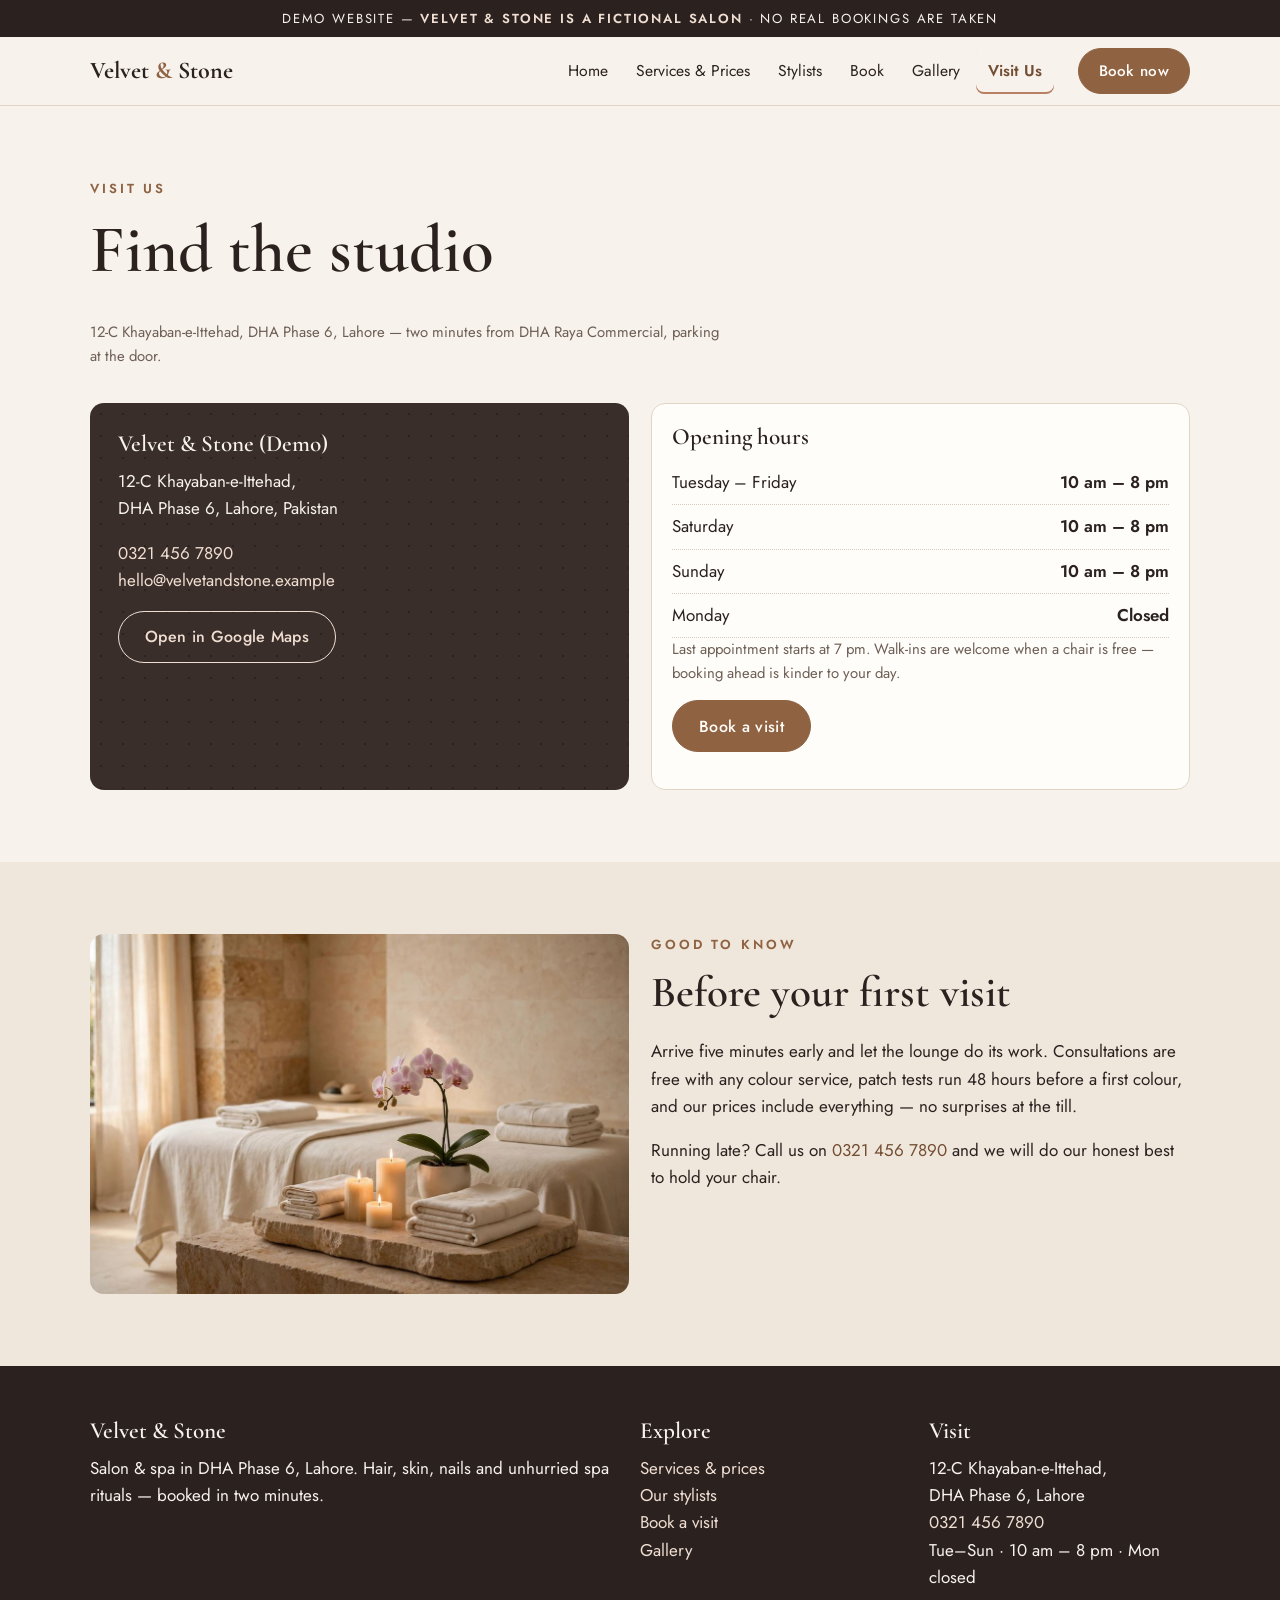
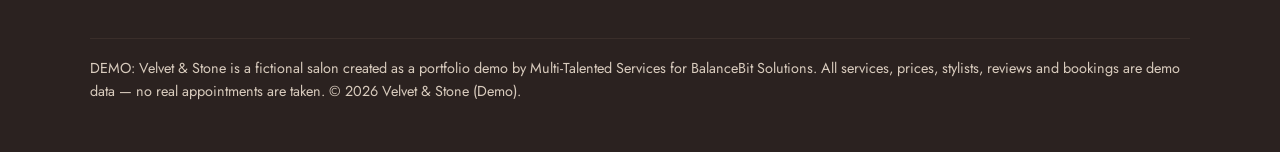
<file: visit.html>
<!DOCTYPE html>
<html lang="en">
<head>
<meta charset="UTF-8">
<meta name="viewport" content="width=device-width, initial-scale=1.0">
<title>Visit Us (Demo) — Velvet & Stone Salon & Spa, DHA Lahore</title>
<meta name="description" content="Demo address, opening hours and map link for Velvet & Stone salon and spa, DHA Phase 6, Lahore. Closed Mondays.">


<link rel="stylesheet" href="assets/fonts/fonts.css">
<link rel="icon" href="assets/favicon.svg" type="image/svg+xml">
<link rel="stylesheet" href="css/style.css">
<script>document.documentElement.classList.add("js");</script>

</head>
<body>
<a class="skip-link" href="#main">Skip to content</a>
<div class="ribbon">Demo website — <strong>Velvet &amp; Stone is a fictional salon</strong> · no real bookings are taken</div>
<header class="site-head">
  <div class="wrap">
    <a class="brand" href="index.html">Velvet <span>&amp;</span> Stone</a>
    <button class="nav-toggle" aria-label="Open menu" aria-expanded="false" aria-controls="mainNav">☰</button>
    <nav class="main-nav" id="mainNav" aria-label="Main"><ul><li><a href="index.html">Home</a></li><li><a href="services.html">Services & Prices</a></li><li><a href="team.html">Stylists</a></li><li><a href="booking.html">Book</a></li><li><a href="gallery.html">Gallery</a></li><li><a href="visit.html" aria-current="page">Visit Us</a></li></ul></nav>
    <a class="btn small head-cta" href="booking.html">Book now</a>
  </div>
</header>
<main id="main">

<section class="band">
  <div class="wrap">
    <div class="section-head reveal"><p class="eyebrow">Visit us</p><h1 >Find the studio</h1><p class="meta">12-C Khayaban-e-Ittehad, DHA Phase 6, Lahore — two minutes from DHA Raya Commercial, parking at the door.</p></div>
    <div class="grid c2">
      <div class="map-panel reveal"><h3>Velvet &amp; Stone (Demo)</h3><p>12-C Khayaban-e-Ittehad,<br>DHA Phase 6, Lahore, Pakistan</p><p><a href="tel:+923214567890" class="plain">0321 456 7890</a><br><a href="mailto:hello@velvetandstone.example" class="plain">hello@velvetandstone.example</a></p><p><a class="btn on-dark" href="https://www.google.com/maps/search/?api=1&amp;query=Khayaban-e-Ittehad+DHA+Phase+6+Lahore" target="_blank" rel="noopener">Open in Google Maps</a></p></div>
      <div class="card reveal"><div class="card-body"><h3>Opening hours</h3>
        <ul class="hours">
          <li><span>Tuesday – Friday</span><strong>10 am – 8 pm</strong></li>
          <li><span>Saturday</span><strong>10 am – 8 pm</strong></li>
          <li><span>Sunday</span><strong>10 am – 8 pm</strong></li>
          <li><span>Monday</span><strong>Closed</strong></li>
        </ul>
        <p class="meta" >Last appointment starts at 7 pm. Walk-ins are welcome when a chair is free — booking ahead is kinder to your day.</p>
        <p><a class="btn" href="booking.html">Book a visit</a></p></div></div>
    </div>
  </div>
</section>
<section class="band alt">
  <div class="wrap">
    <div class="grid c2">
      <div class="reveal"><img src="assets/spa.jpg" alt="Tranquil spa suite at the Velvet and Stone demo salon" class="fill"></div>
      <div class="reveal"><p class="eyebrow">Good to know</p><h2>Before your first visit</h2><p>Arrive five minutes early and let the lounge do its work. Consultations are free with any colour service, patch tests run 48 hours before a first colour, and our prices include everything — no surprises at the till.</p><p>Running late? Call us on <a href="tel:+923214567890">0321 456 7890</a> and we will do our honest best to hold your chair.</p></div>
    </div>
  </div>
</section>

</main>
<footer class="site-foot">
  <div class="wrap">
    <div class="cols">
      <div><h3>Velvet &amp; Stone</h3><p>Salon &amp; spa in DHA Phase 6, Lahore. Hair, skin, nails and unhurried spa rituals — booked in two minutes.</p></div>
      <div><h3>Explore</h3><p><a href="services.html">Services &amp; prices</a><br><a href="team.html">Our stylists</a><br><a href="booking.html">Book a visit</a><br><a href="gallery.html">Gallery</a></p></div>
      <div><h3>Visit</h3><p>12-C Khayaban-e-Ittehad,<br>DHA Phase 6, Lahore<br><a href="tel:+923214567890">0321 456 7890</a><br>Tue–Sun · 10 am – 8 pm · Mon closed</p></div>
    </div>
    <p class="demo-note">DEMO: Velvet &amp; Stone is a fictional salon created as a portfolio demo by Multi-Talented Services for BalanceBit Solutions. All services, prices, stylists, reviews and bookings are demo data — no real appointments are taken. © <span id="year">2026</span> Velvet &amp; Stone (Demo).</p>
  </div>
</footer>
<script src="js/data.js"></script><script src="js/logic.js"></script><script src="js/render.js"></script><script src="js/main.js"></script>
</body>
</html>
</file>
<file: assets/fonts/fonts.css>
/* Self-hosted webfonts (Google Fonts, OFL) — downloaded 2026-11-22.
   Replaces the fonts.googleapis.com stylesheet so the design renders
   identically with or without external network access. */
/* latin */
@font-face {
  font-family: 'Cormorant Garamond';
  font-style: normal;
  font-weight: 500;
  font-display: swap;
  src: url(./cormorant-garamond-normal-latin-2fed1d1b.woff2) format('woff2');
  unicode-range: U+0000-00FF, U+0131, U+0152-0153, U+02BB-02BC, U+02C6, U+02DA, U+02DC, U+0304, U+0308, U+0329, U+2000-206F, U+20AC, U+2122, U+2191, U+2193, U+2212, U+2215, U+FEFF, U+FFFD;
}
/* latin-ext */
@font-face {
  font-family: 'Cormorant Garamond';
  font-style: normal;
  font-weight: 500;
  font-display: swap;
  src: url(./cormorant-garamond-normal-latin-ext-90768204.woff2) format('woff2');
  unicode-range: U+0100-02BA, U+02BD-02C5, U+02C7-02CC, U+02CE-02D7, U+02DD-02FF, U+0304, U+0308, U+0329, U+1D00-1DBF, U+1E00-1E9F, U+1EF2-1EFF, U+2020, U+20A0-20AB, U+20AD-20C4, U+2113, U+2C60-2C7F, U+A720-A7FF;
}
/* latin */
@font-face {
  font-family: 'Cormorant Garamond';
  font-style: normal;
  font-weight: 600;
  font-display: swap;
  src: url(./cormorant-garamond-normal-latin-2fed1d1b.woff2) format('woff2');
  unicode-range: U+0000-00FF, U+0131, U+0152-0153, U+02BB-02BC, U+02C6, U+02DA, U+02DC, U+0304, U+0308, U+0329, U+2000-206F, U+20AC, U+2122, U+2191, U+2193, U+2212, U+2215, U+FEFF, U+FFFD;
}
/* latin-ext */
@font-face {
  font-family: 'Cormorant Garamond';
  font-style: normal;
  font-weight: 600;
  font-display: swap;
  src: url(./cormorant-garamond-normal-latin-ext-90768204.woff2) format('woff2');
  unicode-range: U+0100-02BA, U+02BD-02C5, U+02C7-02CC, U+02CE-02D7, U+02DD-02FF, U+0304, U+0308, U+0329, U+1D00-1DBF, U+1E00-1E9F, U+1EF2-1EFF, U+2020, U+20A0-20AB, U+20AD-20C4, U+2113, U+2C60-2C7F, U+A720-A7FF;
}
/* latin */
@font-face {
  font-family: 'Cormorant Garamond';
  font-style: normal;
  font-weight: 700;
  font-display: swap;
  src: url(./cormorant-garamond-normal-latin-2fed1d1b.woff2) format('woff2');
  unicode-range: U+0000-00FF, U+0131, U+0152-0153, U+02BB-02BC, U+02C6, U+02DA, U+02DC, U+0304, U+0308, U+0329, U+2000-206F, U+20AC, U+2122, U+2191, U+2193, U+2212, U+2215, U+FEFF, U+FFFD;
}
/* latin-ext */
@font-face {
  font-family: 'Cormorant Garamond';
  font-style: normal;
  font-weight: 700;
  font-display: swap;
  src: url(./cormorant-garamond-normal-latin-ext-90768204.woff2) format('woff2');
  unicode-range: U+0100-02BA, U+02BD-02C5, U+02C7-02CC, U+02CE-02D7, U+02DD-02FF, U+0304, U+0308, U+0329, U+1D00-1DBF, U+1E00-1E9F, U+1EF2-1EFF, U+2020, U+20A0-20AB, U+20AD-20C4, U+2113, U+2C60-2C7F, U+A720-A7FF;
}
/* latin */
@font-face {
  font-family: 'Jost';
  font-style: normal;
  font-weight: 400;
  font-display: swap;
  src: url(./jost-normal-latin-35841fe7.woff2) format('woff2');
  unicode-range: U+0000-00FF, U+0131, U+0152-0153, U+02BB-02BC, U+02C6, U+02DA, U+02DC, U+0304, U+0308, U+0329, U+2000-206F, U+20AC, U+2122, U+2191, U+2193, U+2212, U+2215, U+FEFF, U+FFFD;
}
/* latin-ext */
@font-face {
  font-family: 'Jost';
  font-style: normal;
  font-weight: 400;
  font-display: swap;
  src: url(./jost-normal-latin-ext-5054f2c4.woff2) format('woff2');
  unicode-range: U+0100-02BA, U+02BD-02C5, U+02C7-02CC, U+02CE-02D7, U+02DD-02FF, U+0304, U+0308, U+0329, U+1D00-1DBF, U+1E00-1E9F, U+1EF2-1EFF, U+2020, U+20A0-20AB, U+20AD-20C4, U+2113, U+2C60-2C7F, U+A720-A7FF;
}
/* latin */
@font-face {
  font-family: 'Jost';
  font-style: normal;
  font-weight: 500;
  font-display: swap;
  src: url(./jost-normal-latin-35841fe7.woff2) format('woff2');
  unicode-range: U+0000-00FF, U+0131, U+0152-0153, U+02BB-02BC, U+02C6, U+02DA, U+02DC, U+0304, U+0308, U+0329, U+2000-206F, U+20AC, U+2122, U+2191, U+2193, U+2212, U+2215, U+FEFF, U+FFFD;
}
/* latin-ext */
@font-face {
  font-family: 'Jost';
  font-style: normal;
  font-weight: 500;
  font-display: swap;
  src: url(./jost-normal-latin-ext-5054f2c4.woff2) format('woff2');
  unicode-range: U+0100-02BA, U+02BD-02C5, U+02C7-02CC, U+02CE-02D7, U+02DD-02FF, U+0304, U+0308, U+0329, U+1D00-1DBF, U+1E00-1E9F, U+1EF2-1EFF, U+2020, U+20A0-20AB, U+20AD-20C4, U+2113, U+2C60-2C7F, U+A720-A7FF;
}
/* latin */
@font-face {
  font-family: 'Jost';
  font-style: normal;
  font-weight: 600;
  font-display: swap;
  src: url(./jost-normal-latin-35841fe7.woff2) format('woff2');
  unicode-range: U+0000-00FF, U+0131, U+0152-0153, U+02BB-02BC, U+02C6, U+02DA, U+02DC, U+0304, U+0308, U+0329, U+2000-206F, U+20AC, U+2122, U+2191, U+2193, U+2212, U+2215, U+FEFF, U+FFFD;
}
/* latin-ext */
@font-face {
  font-family: 'Jost';
  font-style: normal;
  font-weight: 600;
  font-display: swap;
  src: url(./jost-normal-latin-ext-5054f2c4.woff2) format('woff2');
  unicode-range: U+0100-02BA, U+02BD-02C5, U+02C7-02CC, U+02CE-02D7, U+02DD-02FF, U+0304, U+0308, U+0329, U+1D00-1DBF, U+1E00-1E9F, U+1EF2-1EFF, U+2020, U+20A0-20AB, U+20AD-20C4, U+2113, U+2C60-2C7F, U+A720-A7FF;
}
</file>
<file: css/style.css>
/* Velvet & Stone (Demo) — Editorial Luxury for beauty.
   Tokens: porcelain / stone / blush / bronze on warm ink. Only extra hue: semantic error red. */
:root{
  --porcelain:#F7F2EC; --porcelain-2:#EFE7DC; --card:#FFFDF9;
  --stone:#D8CBBD; --blush:#B97F63; --blush-tint:#F0DED2;
  --bronze:#8F6242; --bronze-dark:#744E33;
  --ink:#2B2220; --ink-2:#3A2E2A; --muted:#6E5F56;
  --line:#E2D5C5; --error:#B3261E;
  --serif:'Cormorant Garamond',Georgia,serif; --sans:'Jost',system-ui,sans-serif;
  --radius:14px; --maxw:1140px;
}
*{box-sizing:border-box}
html{scroll-behavior:smooth}
body{margin:0;background:var(--porcelain);color:var(--ink);font-family:var(--sans);font-size:17px;line-height:1.6;-webkit-font-smoothing:antialiased}
img{max-width:100%;display:block}
h1,h2,h3{font-family:var(--serif);font-weight:600;line-height:1.12;margin:0 0 .5em}
h1{font-size:clamp(2.4rem,6vw,4.2rem)}
h2{font-size:clamp(1.9rem,4vw,2.7rem)}
h3{font-size:1.45rem}
p{margin:0 0 1em}
a{color:var(--bronze-dark);text-decoration:none}
.wrap{max-width:var(--maxw);margin:0 auto;padding:0 20px}
.skip-link{position:absolute;left:-9999px;top:0;background:var(--ink);color:var(--porcelain);padding:10px 16px;z-index:99}
.skip-link:focus{left:8px;top:8px}
:focus-visible{outline:3px solid var(--blush);outline-offset:2px}

/* Demo ribbon */
.ribbon{background:var(--ink);color:var(--porcelain);text-align:center;font-size:.82rem;letter-spacing:.14em;text-transform:uppercase;padding:8px 12px}
.ribbon strong{color:var(--blush-tint)}

/* Header */
.site-head{position:sticky;top:0;z-index:50;background:var(--porcelain);border-bottom:1px solid var(--line)}
.site-head .wrap{display:flex;align-items:center;gap:16px;min-height:68px}
.brand{font-family:var(--serif);font-size:1.5rem;font-weight:700;color:var(--ink);text-decoration:none;white-space:nowrap;min-width:0}
.brand span{color:var(--bronze)}
.main-nav{margin-left:auto}
.main-nav ul{display:flex;gap:4px;list-style:none;margin:0;padding:0}
.main-nav a{display:block;padding:10px 12px;color:var(--ink);text-decoration:none;font-size:.98rem;border-radius:8px;white-space:nowrap}
.main-nav a:hover{background:var(--porcelain-2)}
.main-nav a[aria-current="page"]{color:var(--bronze-dark);font-weight:600;box-shadow:inset 0 -2px 0 var(--blush)}
.nav-toggle{display:none;margin-left:auto;background:none;border:1px solid var(--line);border-radius:10px;width:48px;height:48px;font-size:1.3rem;color:var(--ink);cursor:pointer}
@media (max-width:860px){
  .nav-toggle{display:block}
  .main-nav{display:none;position:absolute;left:0;right:0;top:100%;background:var(--porcelain);border-bottom:1px solid var(--line)}
  .main-nav.open{display:block}
  .main-nav ul{flex-direction:column;padding:10px 16px 16px}
  /* Scoped to .site-head so it out-specifies the later .btn{display:inline-flex}
     rule — unscoped, the cascade order silently kept the CTA visible <=860px and
     squeezed the 320px header until the toggle overlapped the brand text. */
  .site-head .head-cta{display:none}
  .brand{flex:none}
}

/* Buttons — one system, ~52px */
.btn{display:inline-flex;align-items:center;justify-content:center;gap:8px;white-space:nowrap;min-height:52px;padding:12px 26px;border-radius:999px;border:1px solid var(--bronze);background:var(--bronze);color:#FFFDF9;font-family:var(--sans);font-size:1rem;font-weight:500;letter-spacing:.02em;text-decoration:none;cursor:pointer;transition:background .2s,transform .2s}
.btn:hover{background:var(--bronze-dark);border-color:var(--bronze-dark)}
.btn.ghost{background:transparent;color:var(--bronze-dark)}
.btn.ghost:hover{background:var(--blush-tint)}
.btn.small{min-height:46px;padding:8px 20px;font-size:.95rem}
.btn[disabled]{opacity:.55;cursor:not-allowed}
.head-cta{margin-left:8px}

/* Hero */
.hero{position:relative;overflow:hidden;background:var(--ink);color:var(--porcelain)}
.hero img.hero-bg{position:absolute;inset:0;width:100%;height:100%;object-fit:cover;opacity:.55;animation:kenburns 24s ease-in-out infinite alternate}
@keyframes kenburns{from{transform:scale(1)}to{transform:scale(1.08)}}
.hero .wrap{position:relative;padding:96px 20px 84px;max-width:760px;margin-left:max(20px,calc((100% - var(--maxw))/2))}
.hero .eyebrow{letter-spacing:.22em;text-transform:uppercase;font-size:.85rem;color:var(--blush-tint)}
.hero p.lede{font-size:1.2rem;max-width:34em}
.hero-facts{display:flex;flex-wrap:wrap;gap:10px 26px;margin-top:26px;font-size:.98rem;color:var(--blush-tint)}

/* Sections & layout */
section.band{padding:72px 0}
.band.alt{background:var(--porcelain-2)}
.band.dark{background:var(--ink);color:var(--porcelain)}
.band.dark h2{color:var(--porcelain)}
.eyebrow{letter-spacing:.22em;text-transform:uppercase;font-size:.82rem;color:var(--bronze);font-weight:600}
.section-head{max-width:640px;margin-bottom:34px;min-width:0}
.grid{display:grid;gap:22px}
.grid>*{min-width:0}
.grid.c3{grid-template-columns:repeat(3,1fr)}
.grid.c2{grid-template-columns:repeat(2,1fr)}
.grid.c4{grid-template-columns:repeat(4,1fr)}
@media (max-width:900px){.grid.c3,.grid.c4{grid-template-columns:repeat(2,1fr)}}
@media (max-width:600px){.grid.c3,.grid.c4,.grid.c2{grid-template-columns:1fr}}

/* Cards — one system */
.card{background:var(--card);border:1px solid var(--line);border-radius:var(--radius);overflow:hidden}
.card .card-body{padding:20px}
.card img.card-img{width:100%;height:210px;object-fit:cover}
.card img.card-img.tall{height:320px;object-position:top}
.card img.card-img.tall.crop-face{object-position:50% 25%}
.price{font-family:var(--serif);font-size:1.3rem;color:var(--bronze-dark);font-weight:700}
.meta{color:var(--muted);font-size:.93rem}
.badge{display:inline-block;background:var(--blush-tint);color:var(--bronze-dark);border-radius:999px;padding:3px 12px;font-size:.8rem;font-weight:600;letter-spacing:.06em;text-transform:uppercase}
.stars{color:var(--bronze);letter-spacing:.15em}

/* Chips / filter */
.chips{display:flex;flex-wrap:wrap;gap:10px;margin:0 0 26px;min-width:0}
.chip{min-height:46px;padding:8px 20px;border-radius:999px;border:1px solid var(--stone);background:var(--card);color:var(--ink);font-family:var(--sans);font-size:.98rem;cursor:pointer}
.chip[aria-pressed="true"]{background:var(--ink);color:var(--porcelain);border-color:var(--ink)}

/* Service rows */
.svc{display:flex;gap:16px;align-items:flex-start;background:var(--card);border:1px solid var(--line);border-radius:var(--radius);padding:20px}
.svc .svc-main{flex:1;min-width:0}
.svc h3{margin-bottom:.2em}
.svc .svc-side{text-align:right;white-space:nowrap}

/* Forms — one system, ≥16px fonts, ~52px fields */
.field{margin-bottom:18px;position:relative}
.field label{display:block;font-weight:500;margin-bottom:6px}
.field input,.field select,.field textarea{width:100%;min-height:52px;padding:12px 14px;font-size:16px;font-family:var(--sans);border:1px solid var(--stone);border-radius:10px;background:var(--card);color:var(--ink)}
.field textarea{min-height:110px}
.field .err{display:none;color:var(--error);font-size:.92rem;margin-top:5px}
.field.invalid input,.field.invalid select{border-color:var(--error)}
.field.invalid .err{display:block}
.form-err{display:none;background:#F9E3E1;color:var(--error);border-radius:10px;padding:12px 16px;margin-bottom:18px}
.form-err.show{display:block}

/* Booking steps */
.steps{display:flex;gap:8px;flex-wrap:wrap;list-style:none;margin:0 0 30px;padding:0}
.steps li{padding:8px 16px;border-radius:999px;border:1px solid var(--stone);font-size:.93rem;color:var(--muted)}
.steps li.on{background:var(--ink);color:var(--porcelain);border-color:var(--ink);font-weight:600}
.step-panel{display:none}
.step-panel.on{display:block}
.pick-list{display:grid;gap:12px}
.pick{display:flex;gap:14px;align-items:flex-start;text-align:left;width:100%;background:var(--card);border:1px solid var(--line);border-radius:var(--radius);padding:16px 18px;font-family:var(--sans);font-size:1rem;color:var(--ink);cursor:pointer;position:relative}
.pick input{position:absolute;opacity:0;width:1px;height:1px}
.pick:focus-within{outline:3px solid var(--blush);outline-offset:2px}
.pick.sel{border-color:var(--bronze);box-shadow:0 0 0 2px var(--blush-tint)}
.pick .pick-main{flex:1;min-width:0}
.slots{display:flex;flex-wrap:wrap;gap:10px}
.slot{min-width:96px;min-height:48px;padding:10px 14px;border-radius:10px;border:1px solid var(--stone);background:var(--card);font-family:var(--sans);font-size:1rem;cursor:pointer;color:var(--ink)}
.slot.sel{background:var(--bronze);border-color:var(--bronze);color:#FFFDF9;font-weight:600}
.slot[disabled]{opacity:.42;cursor:not-allowed;text-decoration:line-through}
.step-nav{display:flex;gap:12px;flex-wrap:wrap;margin-top:26px}
.summary{background:var(--porcelain-2);border:1px solid var(--line);border-radius:var(--radius);padding:22px}
.summary dl{display:grid;grid-template-columns:auto 1fr;gap:6px 18px;margin:0}
.summary dt{font-weight:600}
.summary dd{margin:0}
.confirm-box{background:var(--card);border:2px solid var(--bronze);border-radius:var(--radius);padding:28px;text-align:center}
.confirm-box .ref{font-family:var(--serif);font-size:1.8rem;color:var(--bronze-dark);font-weight:700}

/* Reviews / visit */
.review .stars{font-size:1.05rem}
.map-panel{background:var(--ink-2);color:var(--porcelain);border-radius:var(--radius);padding:28px;background-image:radial-gradient(var(--ink) 1px,transparent 1px);background-size:22px 22px}
.map-panel h3{color:var(--porcelain)}
.hours{list-style:none;margin:0;padding:0}
.hours li{display:flex;justify-content:space-between;gap:16px;padding:8px 0;border-bottom:1px dotted var(--stone)}
.gallery-grid{display:grid;grid-template-columns:repeat(3,1fr);gap:16px}
.gallery-grid>*{min-width:0}
.gallery-grid img{width:100%;height:260px;object-fit:cover;border-radius:var(--radius)}
@media (max-width:700px){.gallery-grid{grid-template-columns:1fr 1fr}.gallery-grid img{height:180px}}

/* Footer */
.site-foot{background:var(--ink);color:var(--porcelain);padding:52px 0 34px;margin-top:0}
.site-foot a{color:var(--blush-tint)}
.site-foot .cols{display:grid;grid-template-columns:2fr 1fr 1fr;gap:28px}
.site-foot .cols>*{min-width:0}
@media (max-width:700px){.site-foot .cols{grid-template-columns:1fr}}
.demo-note{border-top:1px solid var(--ink-2);margin-top:30px;padding-top:18px;font-size:.9rem;color:var(--stone)}

/* Reveal — opacity is NEVER gated (v3 pattern): content is fully visible at
   all times; JS only settles a gentle position rise, so no section or photo
   can render blank at any scroll speed. */
.reveal{opacity:1}
.js .reveal{transform:translateY(16px);transition:transform .6s ease}
.js .reveal.seen{transform:none}
@media (prefers-reduced-motion: reduce){
  html{scroll-behavior:auto}
  .js .reveal{opacity:1;transform:none;transition:none}
  .hero img.hero-bg{animation:none}
}
.btn.on-dark{color:var(--blush-tint);border-color:var(--blush-tint);background:transparent}
.btn.on-dark:hover{background:var(--ink-2)}
img.fill{border-radius:var(--radius);width:100%;height:100%;object-fit:cover;min-height:260px}
figure{margin:0}
.err-note{display:none;color:var(--error);margin-top:10px}
.map-panel a.plain{color:var(--blush-tint)}
.confirm-box .summary{text-align:left;margin:18px auto;max-width:520px}
.mt{margin-top:26px}

/* ---------- Premium layer (2026-11-22) ---------- */
/* P7: cross-document View Transitions — progressive enhancement, ~400ms. */
@view-transition{navigation:auto}
::view-transition-old(root){animation:vt-out .4s cubic-bezier(.22,1,.36,1)}
::view-transition-new(root){animation:vt-in .4s cubic-bezier(.22,1,.36,1)}
@keyframes vt-out{to{opacity:0}}
@keyframes vt-in{from{opacity:0}}
/* Ritual chapter — static state: images in a calm row, all chapters visible.
   The .ritual-enhanced class (JS only) restacks them for the pinned scene. */
.ritual-media{display:grid;grid-template-columns:repeat(3,1fr);gap:12px;margin-bottom:30px}
.ritual-media img{width:100%;height:230px;object-fit:cover;border-radius:var(--radius)}
.ritual-steps{display:grid;gap:22px}
.ritual-step{background:var(--card);border:1px solid var(--line);border-radius:var(--radius);padding:24px}
.ritual-enhanced .ritual-media{position:relative;display:block;height:clamp(300px,46vw,460px);margin-bottom:26px}
.ritual-enhanced .ritual-media img{position:absolute;inset:0;height:100%}
.ritual-enhanced .ritual-steps{grid-template-columns:repeat(3,1fr)}
@media (max-width:700px){.ritual-enhanced .ritual-steps{grid-template-columns:1fr}.ritual-media{grid-template-columns:1fr}.ritual-media img{height:200px}}
/* Swiper rails (team + gallery) — fixed slide rhythm, bronze pagination. */
.rail-swiper{padding-bottom:6px}
.rail-swiper .swiper-pagination{position:relative;margin-top:14px;bottom:auto;left:auto;transform:none}
.rail-swiper .swiper-slide{height:auto}
.rail-swiper .swiper-slide>*{height:100%}
.rail-swiper .swiper-pagination-bullet{background:var(--stone);opacity:1;width:10px;height:10px}
.rail-swiper .swiper-pagination-bullet-active{background:var(--bronze)}
.rail-swiper figure img{width:100%;height:260px;object-fit:cover;border-radius:var(--radius)}
/* Booking-flow micro-interactions — step changes at the 420ms craft median. */
.step-panel.on{animation:step-in .42s cubic-bezier(.22,1,.36,1)}
@keyframes step-in{from{opacity:0;transform:translateY(14px)}to{opacity:1;transform:none}}
.pick{transition:border-color .25s,box-shadow .25s,transform .2s}
.pick:active{transform:scale(.995)}
.slot{transition:background .22s,color .22s,border-color .22s,transform .15s}
.slot:active{transform:scale(.96)}
.steps li{transition:background .3s,color .3s,border-color .3s}
@media (prefers-reduced-motion: reduce){
  ::view-transition-old(root),::view-transition-new(root){animation:none}
  .step-panel.on{animation:none}
  .ritual-enhanced .ritual-media{position:static;height:auto}
}
</file>
